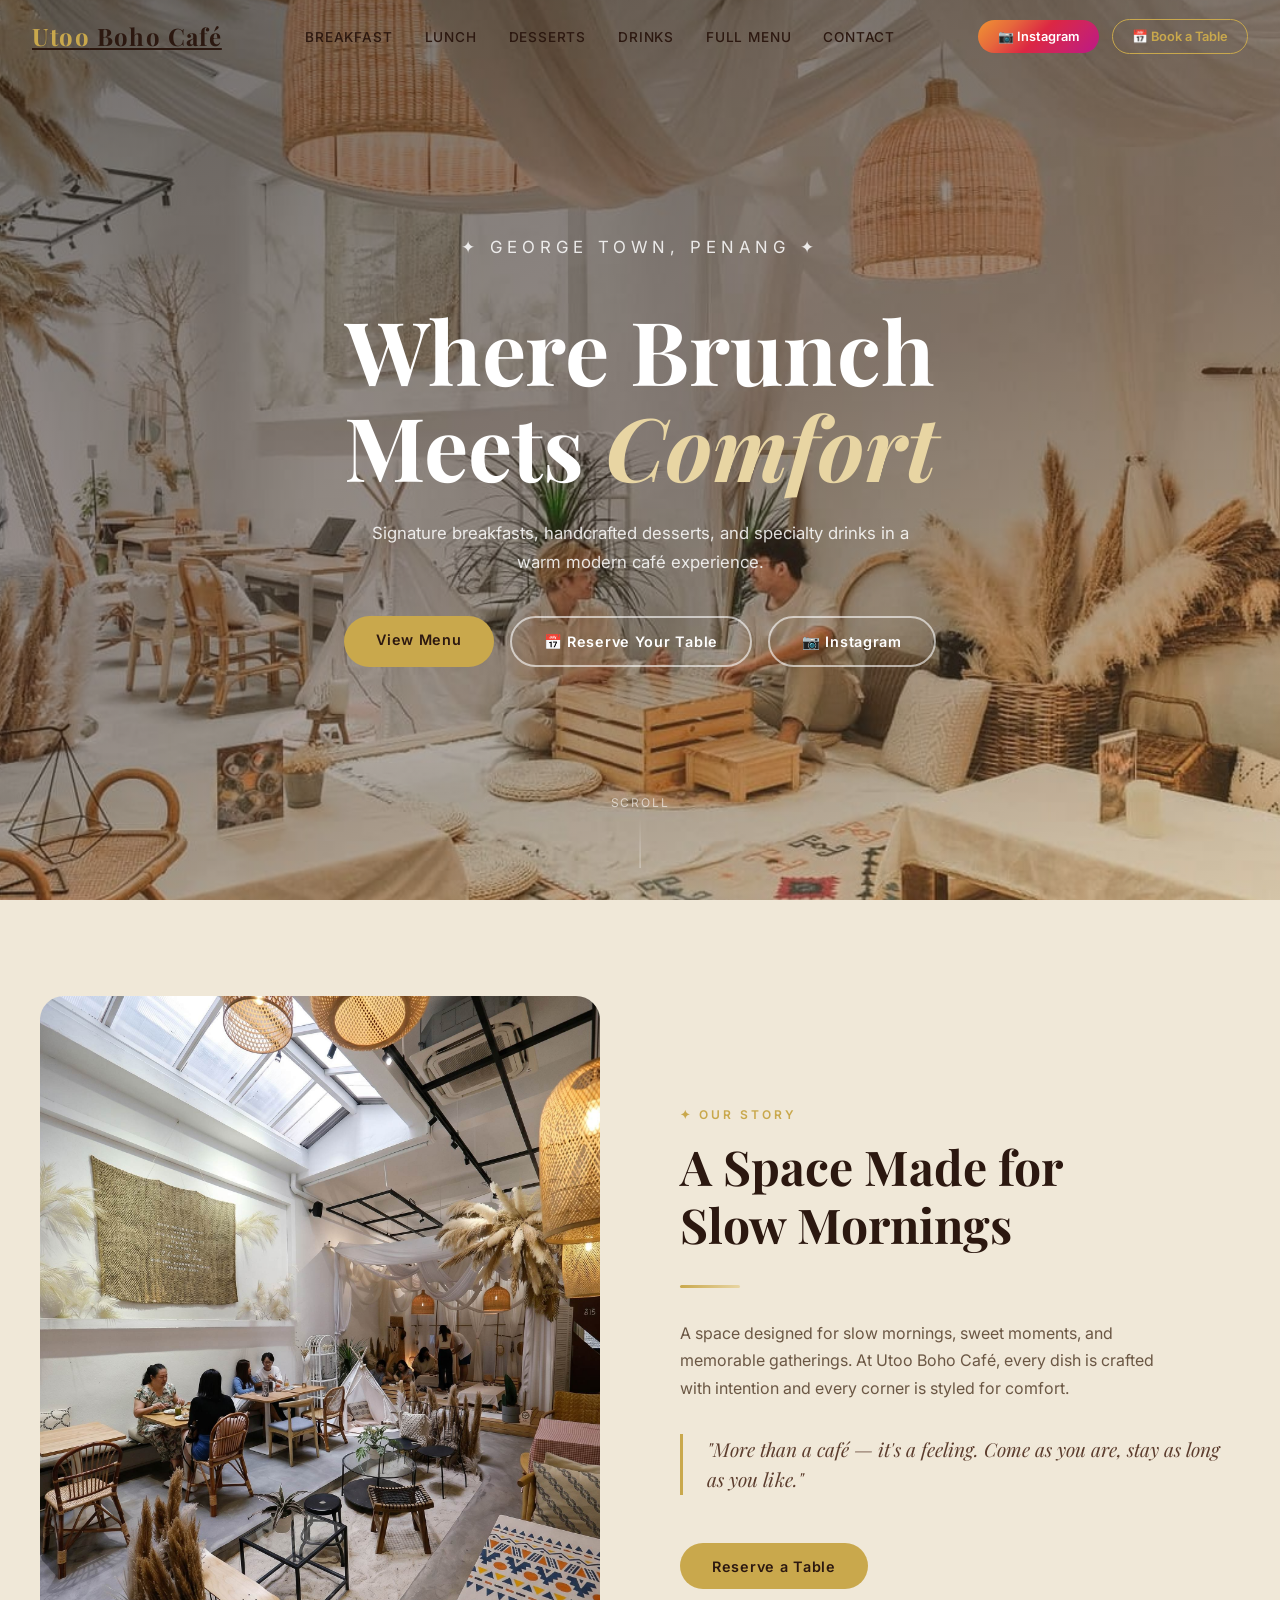
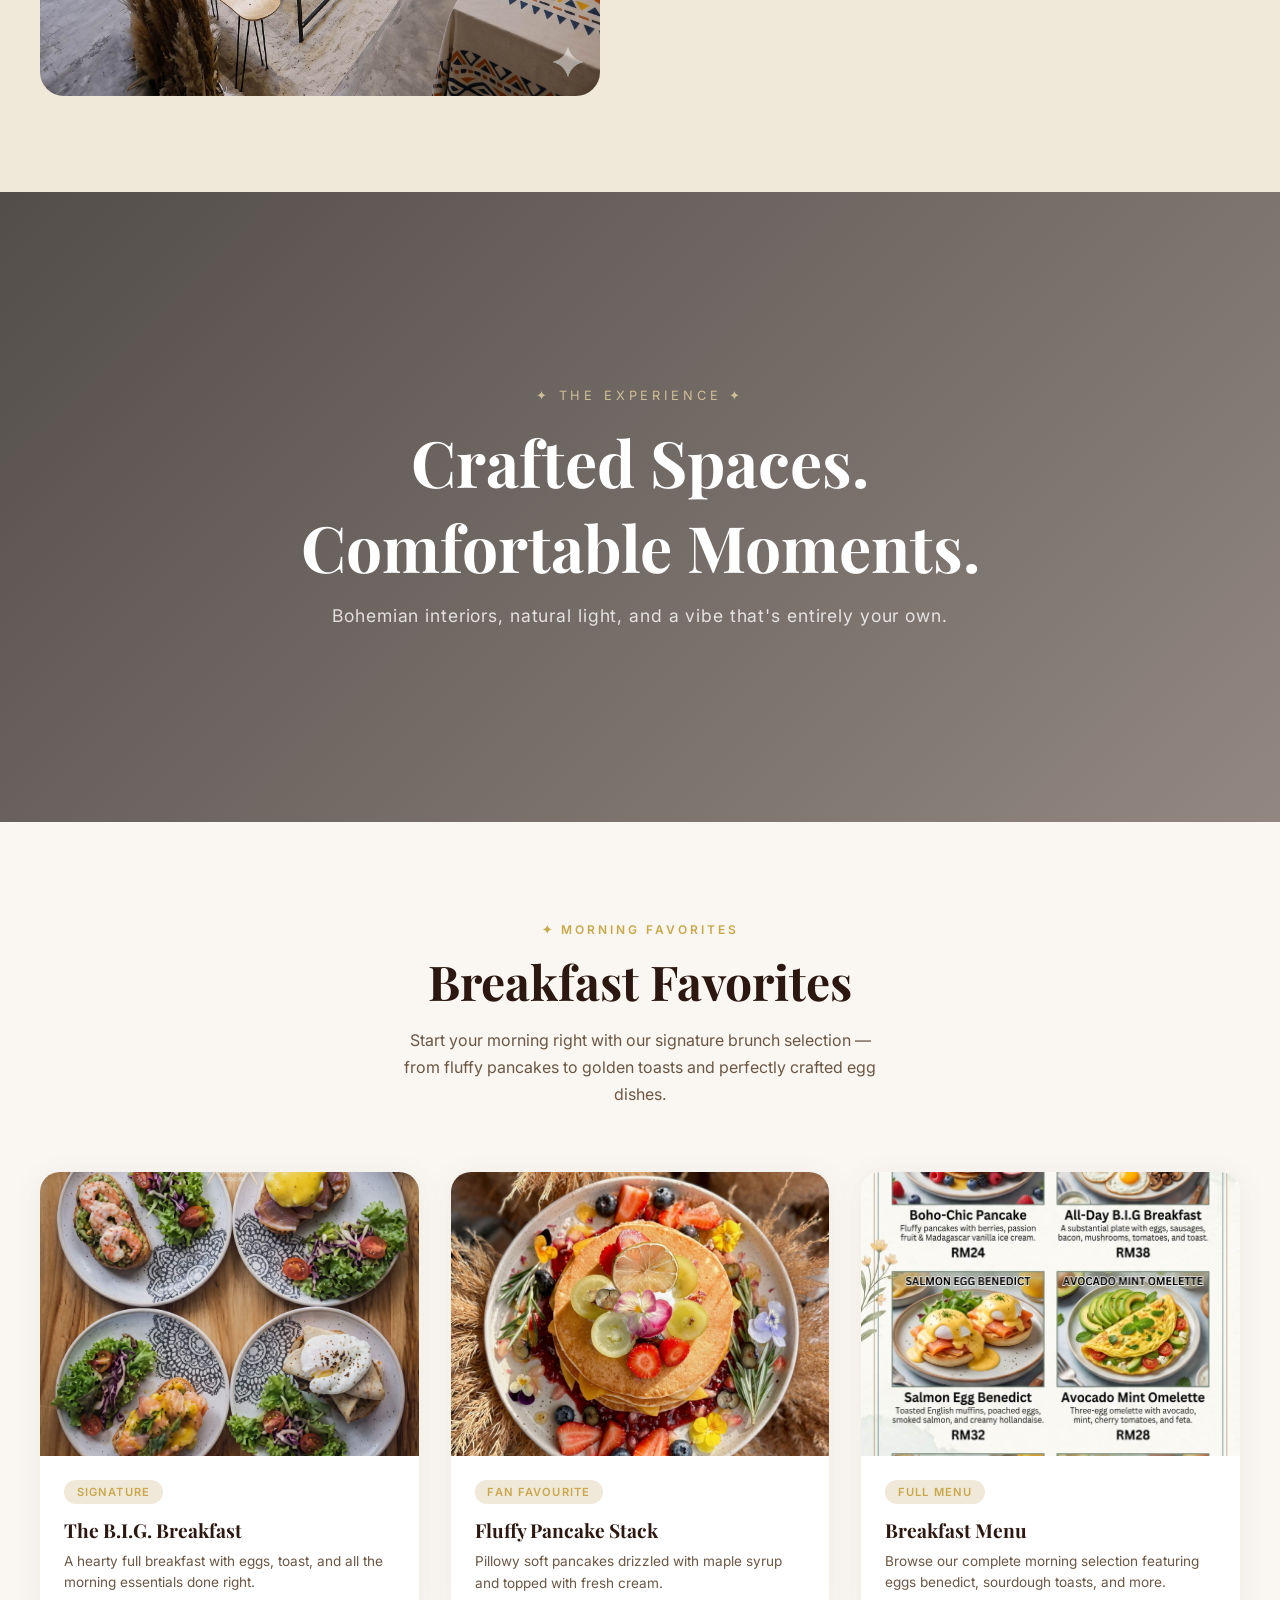
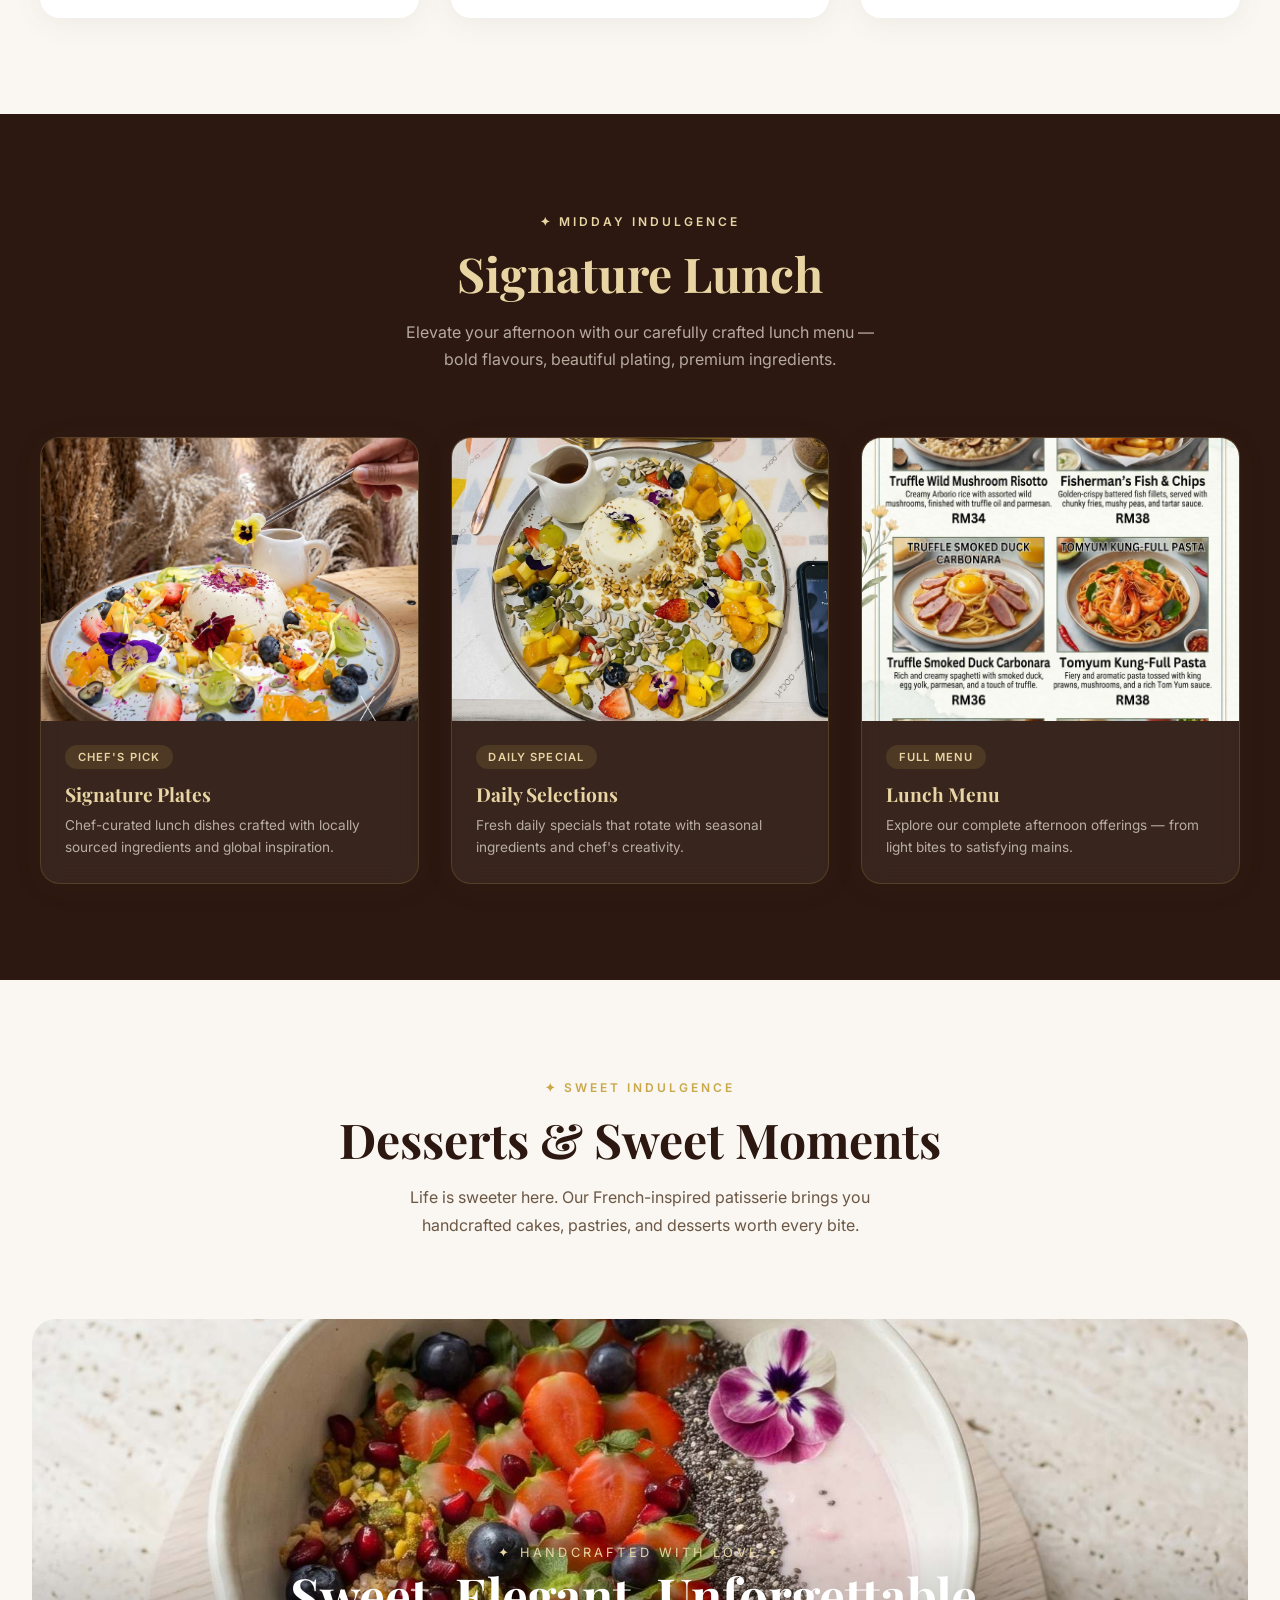
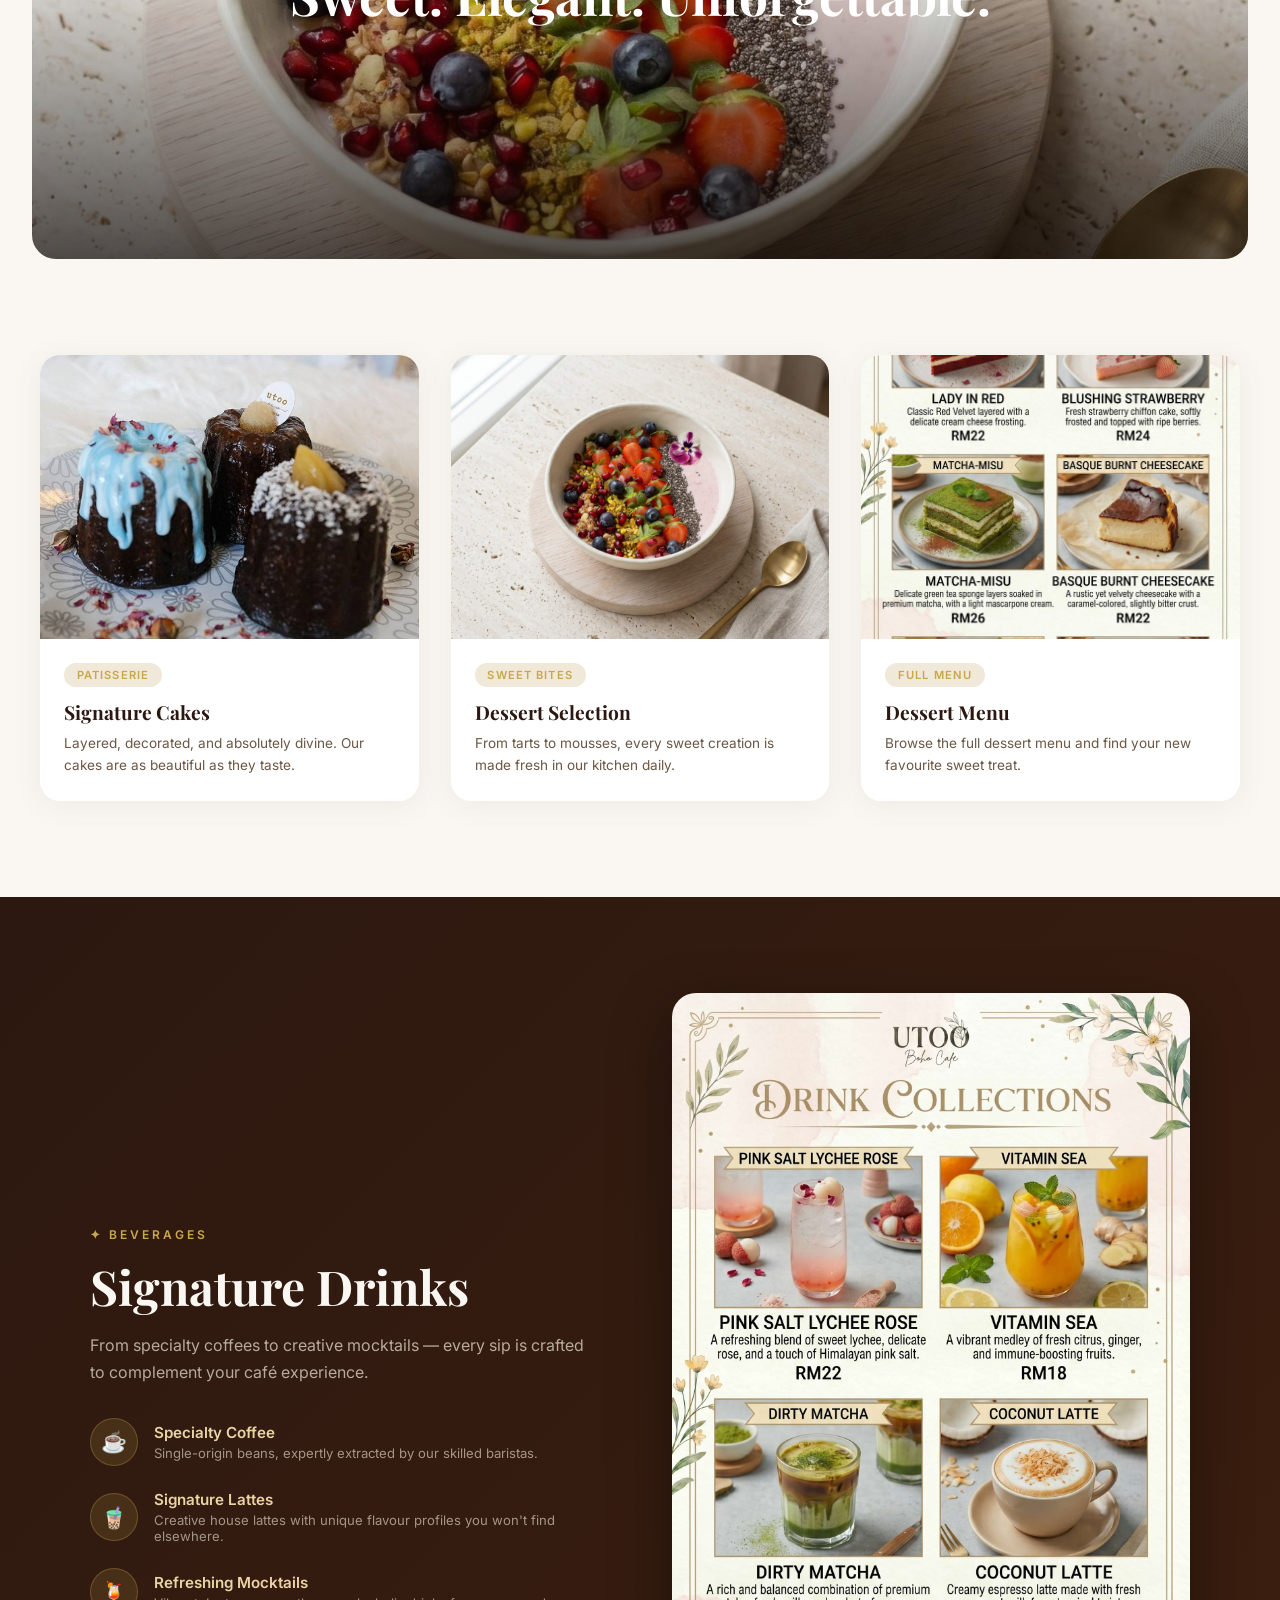
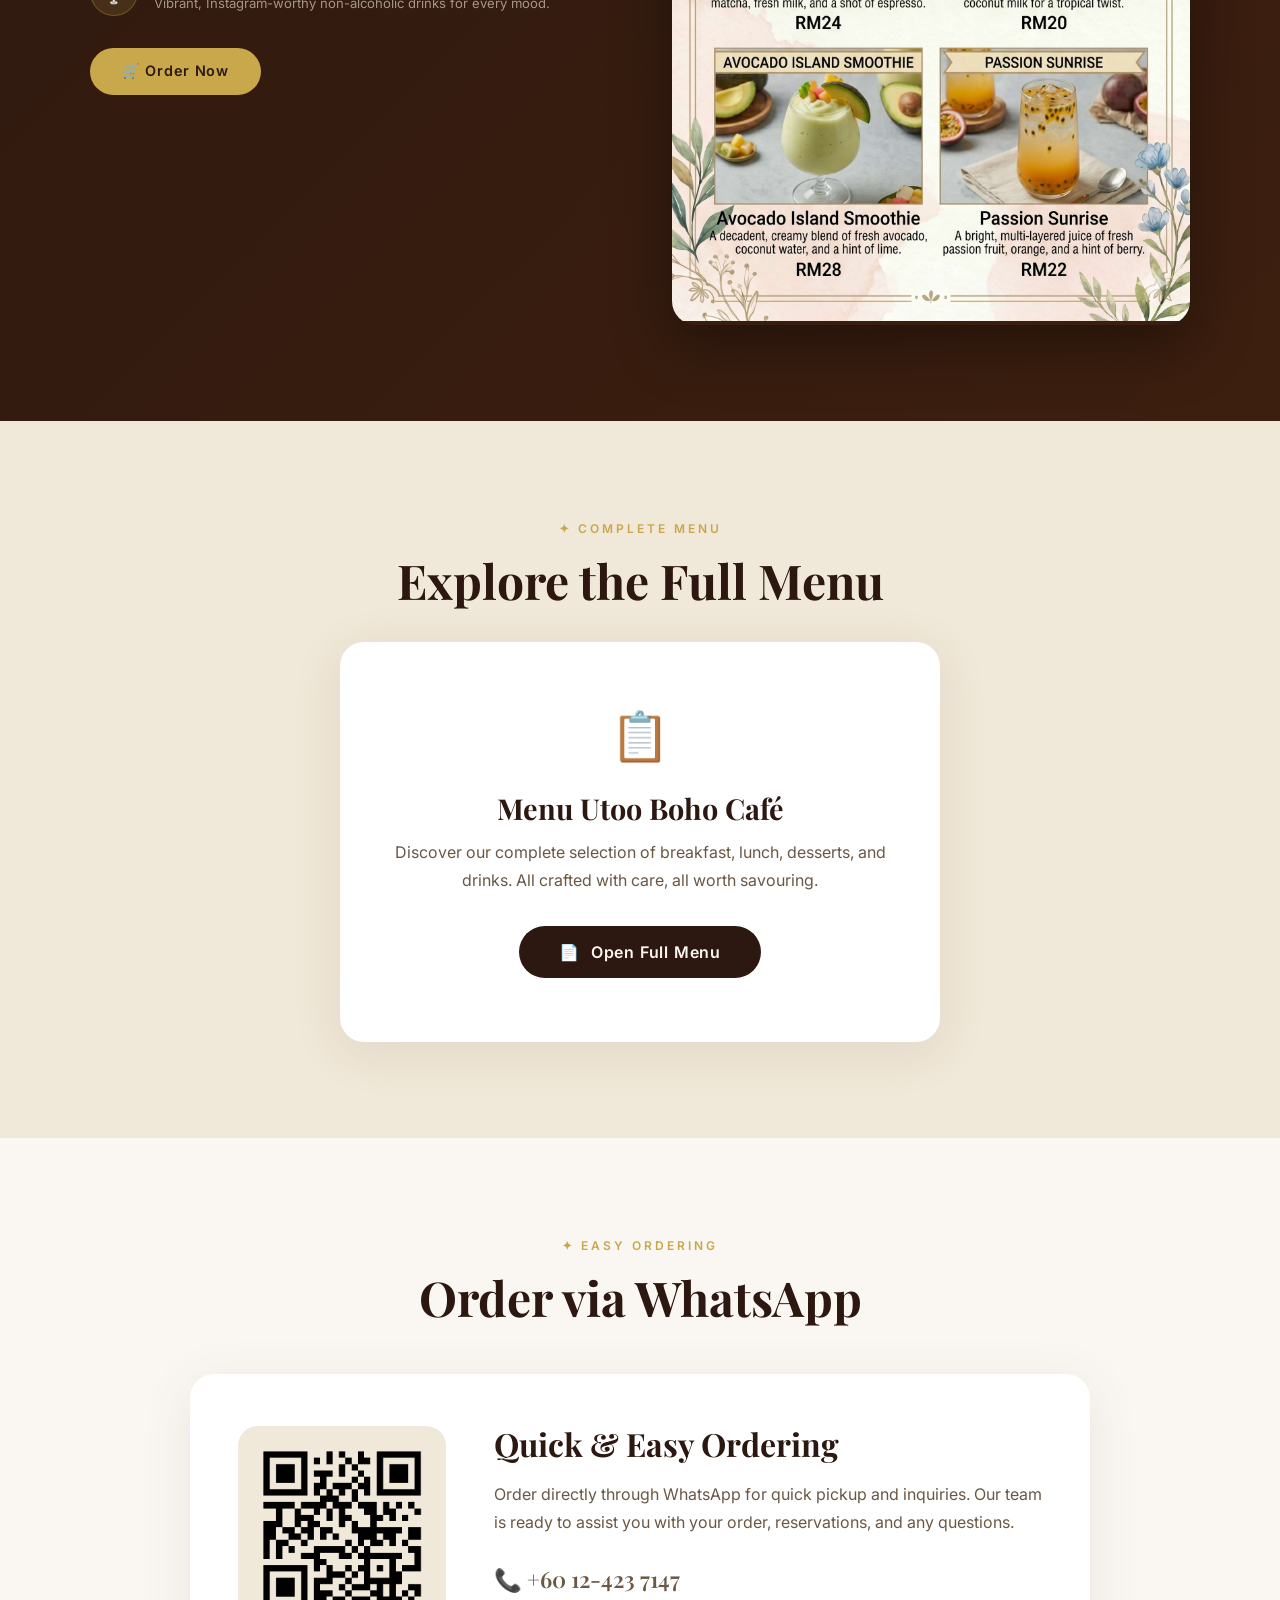
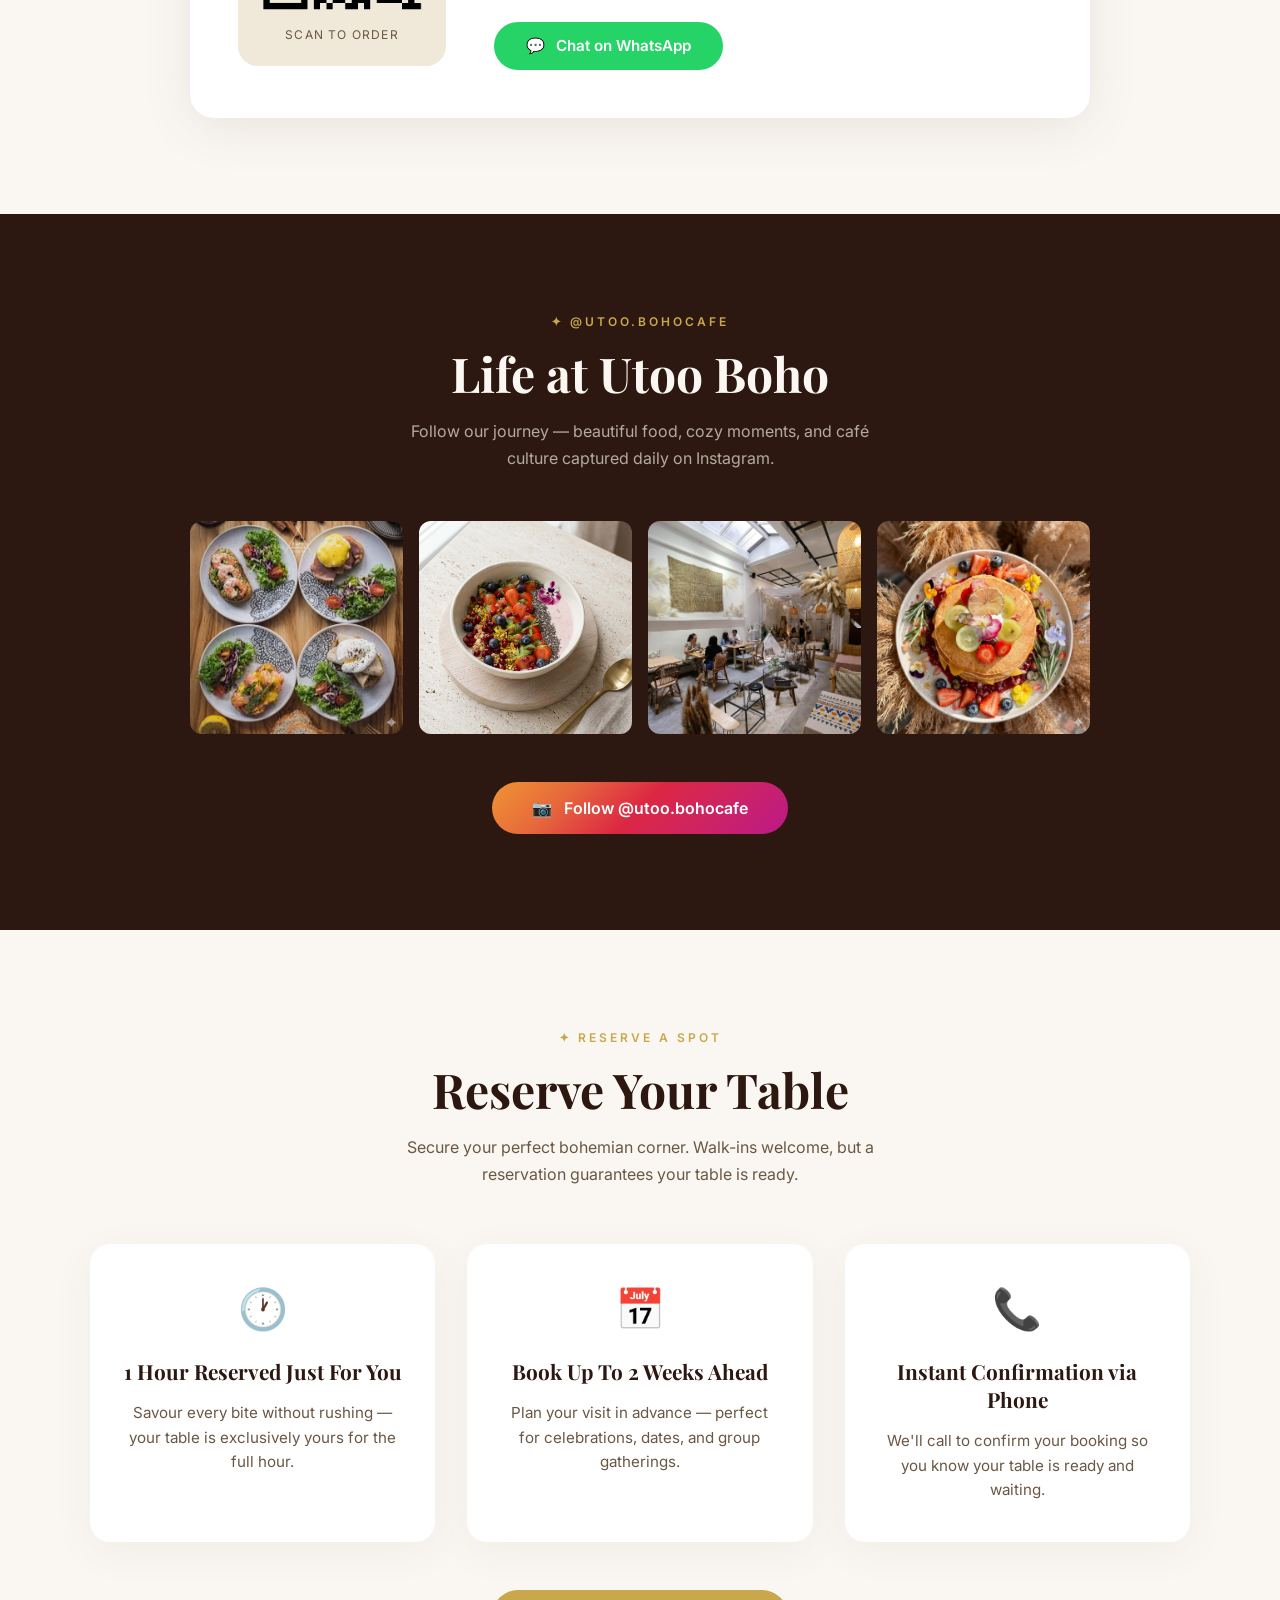
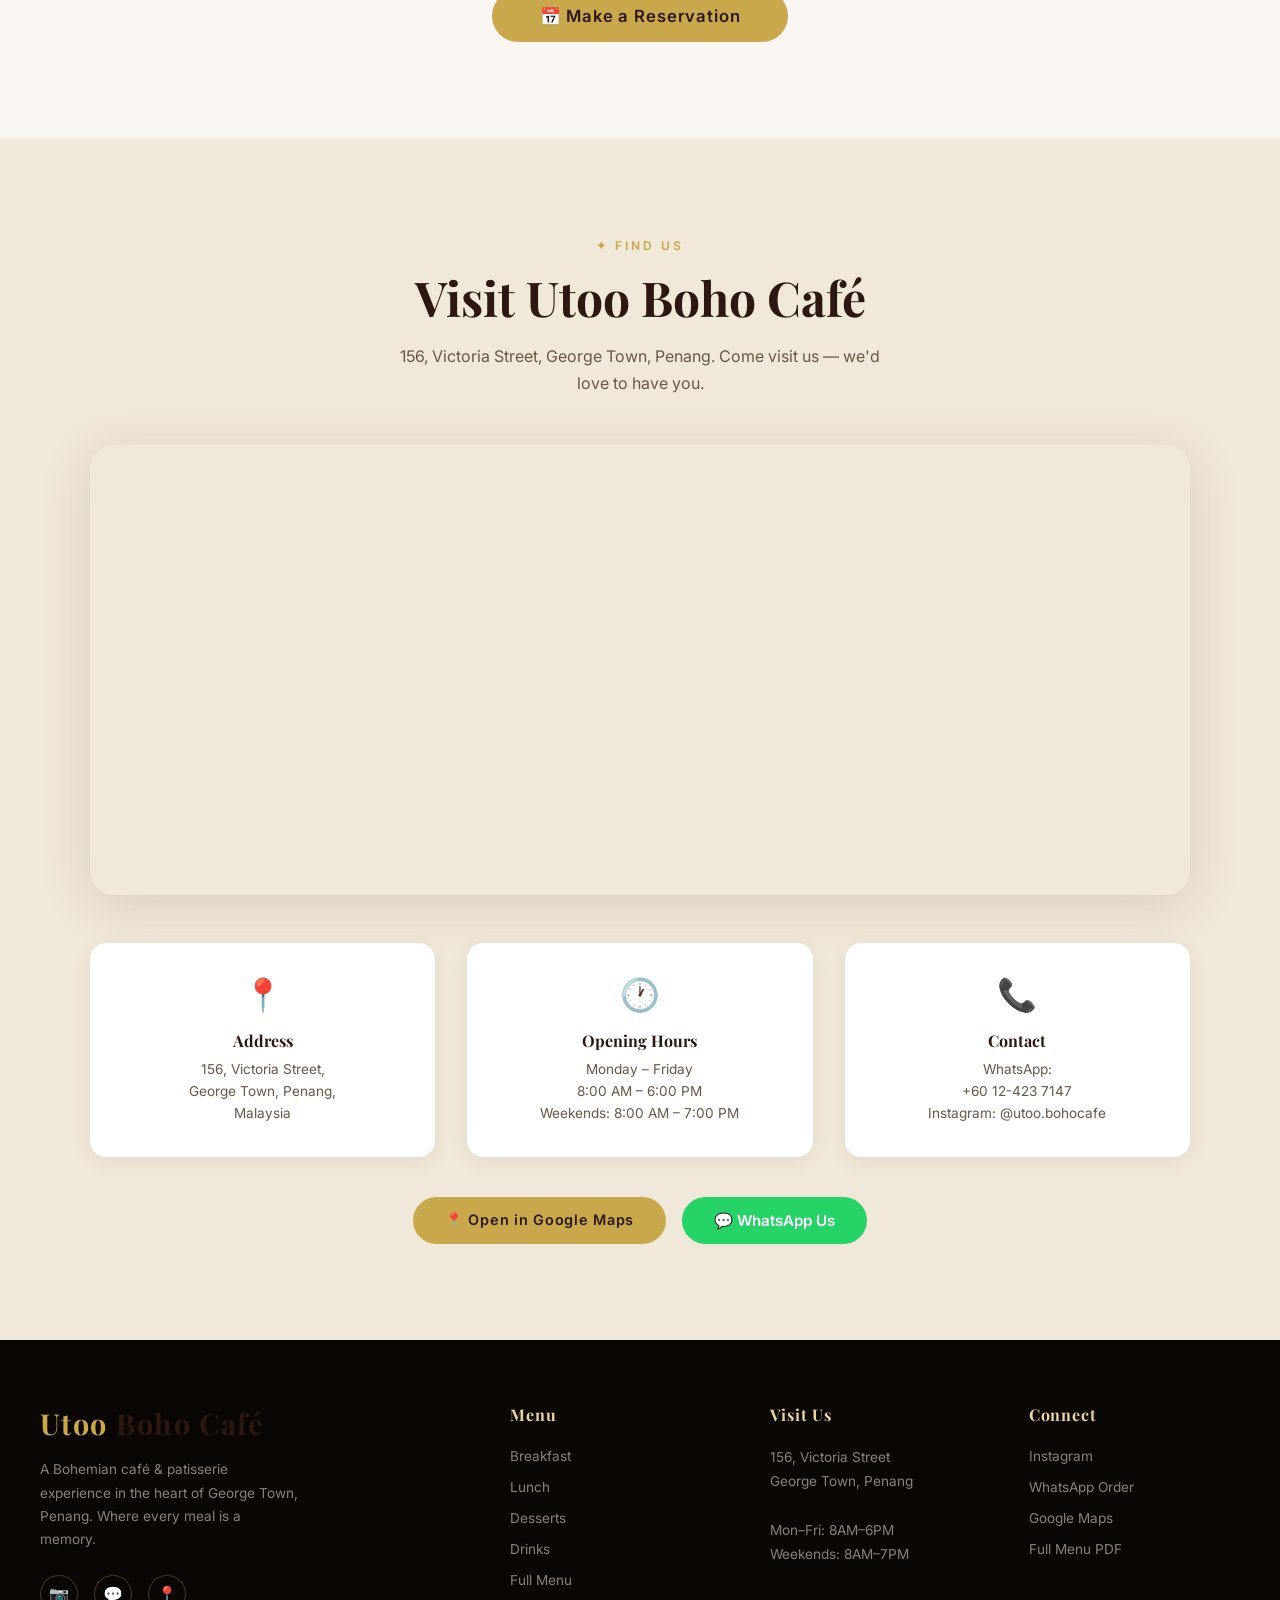
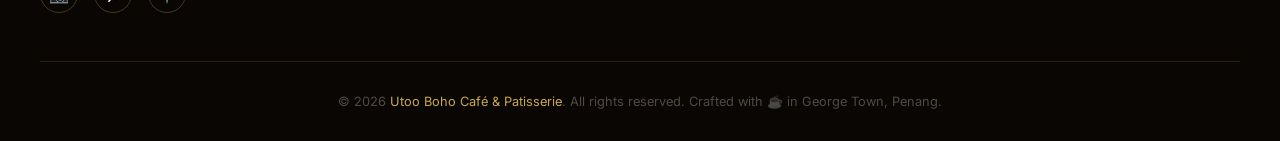
<file: index.html>
<!DOCTYPE html>
<html lang="en">
<head>
<meta charset="UTF-8"/>
<meta name="viewport" content="width=device-width,initial-scale=1.0"/>
<title>Utoo Boho Café & Patisserie | George Town, Penang</title>
<meta name="description" content="Utoo Boho Café – Signature breakfasts, handcrafted desserts, and specialty drinks in a warm modern café experience in George Town, Penang."/>
<link rel="stylesheet" href="style.css"/>
<link rel="preconnect" href="https://fonts.googleapis.com"/>
<link rel="preconnect" href="https://fonts.gstatic.com" crossorigin/>
</head>
<body>

<nav id="navbar">
  <a class="nav-logo" href="#home"><span>Utoo</span> Boho Café</a>
  <ul class="nav-links">
    <li><a href="#breakfast">Breakfast</a></li>
    <li><a href="#lunch">Lunch</a></li>
    <li><a href="#desserts">Desserts</a></li>
    <li><a href="#drinks">Drinks</a></li>
    <li><a href="#full-menu">Full Menu</a></li>
    <li><a href="#contact">Contact</a></li>
  </ul>
  <div class="nav-actions">
    <a href="https://www.instagram.com/utoo.bohocafe" target="_blank" class="btn-ig">📷 Instagram</a>
    <a href="book.html" class="btn-book">📅 Book a Table</a>
  </div>
  <button class="hamburger" id="hamburger" aria-label="Menu">
    <span></span><span></span><span></span>
  </button>
</nav>

<div class="mobile-menu" id="mobileMenu">
  <button class="mobile-close" id="mobileClose">✕</button>
  <a href="#breakfast" >Breakfast</a>
  <a href="#lunch">Lunch</a>
  <a href="#desserts">Desserts</a>
  <a href="#drinks">Drinks</a>
  <a href="#full-menu">Full Menu</a>
  <a href="#contact">Contact</a>
  <a href="https://www.instagram.com/utoo.bohocafe" target="_blank" style="color:var(--gold)">📷 Instagram</a>
  <a href="book.html" style="color:var(--gold)">📅 Book a Table</a>
</div>

<section class="hero" id="home">
  <div class="hero-bg" style="background-image:url('assets/hero-main.jpg')"></div>
  <div class="hero-overlay"></div>
  <div class="hero-content">
    <p class="hero-eyebrow">✦ George Town, Penang ✦</p>
    <h1>Where Brunch<br/>Meets <em>Comfort</em></h1>
    <p>Signature breakfasts, handcrafted desserts, and specialty drinks in a warm modern café experience.</p>
    <div class="hero-btns">
      <a href="#full-menu" class="btn-primary">View Menu</a>
      <a href="book.html" class="btn-outline">📅 Reserve Your Table</a>
      <a href="https://www.instagram.com/utoo.bohocafe" target="_blank" class="btn-outline">📷 Instagram</a>
    </div>
  </div>
  <div class="scroll-indicator">
    <span>SCROLL</span>
    <div class="scroll-line"></div>
  </div>
</section>

<section class="lifestyle" id="about">
  <div class="split-layout">
    <div class="split-img reveal" data-delay="1">
      <img src="assets/lifestyle.jpg" alt="Utoo Boho Café lifestyle" loading="lazy"/>
    </div>
    <div class="split-text reveal" data-delay="2">
      <span class="section-tag">✦ Our Story</span>
      <h2 class="section-title">A Space Made for<br/>Slow Mornings</h2>
      <div class="decorative-line"></div>
      <p class="section-sub">A space designed for slow mornings, sweet moments, and memorable gatherings. At Utoo Boho Café, every dish is crafted with intention and every corner is styled for comfort.</p>
      <blockquote class="quote-text">"More than a café — it's a feeling. Come as you are, stay as long as you like."</blockquote>
      <a href="https://wa.me/60124237147" target="_blank" class="btn-primary" style="margin-top:1rem;display:inline-block;">Reserve a Table</a>
    </div>
  </div>
</section>

<section class="interior" id="interior">
  <div class="interior-bg" style="background-image:url('assets/interior-wide.jpg')"></div>
  <div class="interior-overlay"></div>
  <div class="interior-content reveal">
    <p style="font-size:0.8rem;letter-spacing:0.3em;text-transform:uppercase;color:var(--gold-light);margin-bottom:1rem;">✦ The Experience ✦</p>
    <h2>Crafted Spaces.<br/>Comfortable Moments.</h2>
    <p>Bohemian interiors, natural light, and a vibe that's entirely your own.</p>
  </div>
</section>

<section id="breakfast" style="background:var(--cream);">
  <div class="menu-section">
    <div class="menu-header reveal">
      <span class="section-tag">✦ Morning Favorites</span>
      <h2 class="section-title">Breakfast Favorites</h2>
      <p class="section-sub">Start your morning right with our signature brunch selection — from fluffy pancakes to golden toasts and perfectly crafted egg dishes.</p>
    </div>
    <div class="cards-grid">
      <div class="food-card reveal" data-delay="1">
        <div class="food-card-img"><img src="assets/breakfast.jpg" alt="Breakfast spread" loading="lazy"/></div>
        <div class="food-card-body">
          <span class="card-tag">Signature</span>
          <h3>The B.I.G. Breakfast</h3>
          <p>A hearty full breakfast with eggs, toast, and all the morning essentials done right.</p>
        </div>
      </div>
      <div class="food-card reveal" data-delay="2">
        <div class="food-card-img"><img src="assets/pancake.jpg" alt="Pancake stack" loading="lazy"/></div>
        <div class="food-card-body">
          <span class="card-tag">Fan Favourite</span>
          <h3>Fluffy Pancake Stack</h3>
          <p>Pillowy soft pancakes drizzled with maple syrup and topped with fresh cream.</p>
        </div>
      </div>
      <div class="food-card reveal" data-delay="3">
        <div class="food-card-img"><img src="assets/Breakfast-menu.jpg" alt="Breakfast menu" loading="lazy"/></div>
        <div class="food-card-body">
          <span class="card-tag">Full Menu</span>
          <h3>Breakfast Menu</h3>
          <p>Browse our complete morning selection featuring eggs benedict, sourdough toasts, and more.</p>
        </div>
      </div>
    </div>
  </div>
</section>

<section id="lunch" class="lunch-section">
  <div class="menu-section">
    <div class="menu-header reveal">
      <span class="section-tag">✦ Midday Indulgence</span>
      <h2 class="section-title">Signature Lunch</h2>
      <p class="section-sub">Elevate your afternoon with our carefully crafted lunch menu — bold flavours, beautiful plating, premium ingredients.</p>
    </div>
    <div class="cards-grid">
      <div class="food-card reveal" data-delay="1">
        <div class="food-card-img"><img src="assets/lunch-signature.jpg" alt="Signature lunch" loading="lazy"/></div>
        <div class="food-card-body">
          <span class="card-tag">Chef's Pick</span>
          <h3>Signature Plates</h3>
          <p>Chef-curated lunch dishes crafted with locally sourced ingredients and global inspiration.</p>
        </div>
      </div>
      <div class="food-card reveal" data-delay="2">
        <div class="food-card-img"><img src="assets/lunch-3.jpg" alt="Lunch selection" loading="lazy"/></div>
        <div class="food-card-body">
          <span class="card-tag">Daily Special</span>
          <h3>Daily Selections</h3>
          <p>Fresh daily specials that rotate with seasonal ingredients and chef's creativity.</p>
        </div>
      </div>
      <div class="food-card reveal" data-delay="3">
        <div class="food-card-img"><img src="assets/Lunch-menu.jpg" alt="Lunch menu" loading="lazy"/></div>
        <div class="food-card-body">
          <span class="card-tag">Full Menu</span>
          <h3>Lunch Menu</h3>
          <p>Explore our complete afternoon offerings — from light bites to satisfying mains.</p>
        </div>
      </div>
    </div>
  </div>
</section>

<section id="desserts" style="background:var(--cream);padding-bottom:2rem;">
  <div class="menu-header reveal" style="text-align:center;margin-bottom:3rem;padding:0 2rem;">
    <span class="section-tag">✦ Sweet Indulgence</span>
    <h2 class="section-title">Desserts & Sweet Moments</h2>
    <p class="section-sub" style="margin:0 auto;">Life is sweeter here. Our French-inspired patisserie brings you handcrafted cakes, pastries, and desserts worth every bite.</p>
  </div>
</section>
<div class="dessert-hero reveal">
  <img src="assets/dessert-hero.jpg" alt="Dessert hero" loading="lazy"/>
  <div class="dessert-hero-overlay"></div>
  <div class="dessert-hero-text">
    <span style="font-size:0.8rem;letter-spacing:0.25em;text-transform:uppercase;color:var(--gold-light);">✦ Handcrafted with Love ✦</span>
    <h2>Sweet. Elegant. Unforgettable.</h2>
  </div>
</div>
<section style="background:var(--cream);padding-top:2rem;">
  <div class="menu-section">
    <div class="cards-grid">
      <div class="food-card reveal" data-delay="1">
        <div class="food-card-img"><img src="assets/cake.jpg" alt="Signature cake" loading="lazy"/></div>
        <div class="food-card-body">
          <span class="card-tag">Patisserie</span>
          <h3>Signature Cakes</h3>
          <p>Layered, decorated, and absolutely divine. Our cakes are as beautiful as they taste.</p>
        </div>
      </div>
      <div class="food-card reveal" data-delay="2">
        <div class="food-card-img"><img src="assets/dessert.jpg" alt="Dessert selection" loading="lazy"/></div>
        <div class="food-card-body">
          <span class="card-tag">Sweet Bites</span>
          <h3>Dessert Selection</h3>
          <p>From tarts to mousses, every sweet creation is made fresh in our kitchen daily.</p>
        </div>
      </div>
      <div class="food-card reveal" data-delay="3">
        <div class="food-card-img"><img src="assets/dessert-menu.jpg" alt="Dessert menu" loading="lazy"/></div>
        <div class="food-card-body">
          <span class="card-tag">Full Menu</span>
          <h3>Dessert Menu</h3>
          <p>Browse the full dessert menu and find your new favourite sweet treat.</p>
        </div>
      </div>
    </div>
  </div>
</section>

<section id="drinks" class="drinks-section">
  <div class="drink-showcase">
    <div>
      <div class="reveal">
        <span class="section-tag">✦ Beverages</span>
        <h2 class="section-title">Signature Drinks</h2>
        <p class="section-sub">From specialty coffees to creative mocktails — every sip is crafted to complement your café experience.</p>
      </div>
      <div class="drink-features reveal" data-delay="2">
        <div class="drink-feature">
          <div class="drink-icon">☕</div>
          <div class="drink-feature-text">
            <h4>Specialty Coffee</h4>
            <p>Single-origin beans, expertly extracted by our skilled baristas.</p>
          </div>
        </div>
        <div class="drink-feature">
          <div class="drink-icon">🧋</div>
          <div class="drink-feature-text">
            <h4>Signature Lattes</h4>
            <p>Creative house lattes with unique flavour profiles you won't find elsewhere.</p>
          </div>
        </div>
        <div class="drink-feature">
          <div class="drink-icon">🍹</div>
          <div class="drink-feature-text">
            <h4>Refreshing Mocktails</h4>
            <p>Vibrant, Instagram-worthy non-alcoholic drinks for every mood.</p>
          </div>
        </div>
      </div>
      <a href="order.html" class="btn-primary" style="margin-top:2rem;display:inline-block;">🛒 Order Now</a>
    </div>
    <div class="drink-img reveal" data-delay="1">
      <img src="assets/drink-menu.jpg" alt="Signature drinks menu" loading="lazy"/>
    </div>
  </div>
</section>

<section id="full-menu" class="full-menu-section">
  <div class="reveal">
    <span class="section-tag">✦ Complete Menu</span>
    <h2 class="section-title" style="margin-bottom:2rem;">Explore the Full Menu</h2>
  </div>
  <div class="menu-cta-card reveal" data-delay="1">
    <div class="menu-icon">📋</div>
    <h3 style="font-family:'Playfair Display',serif;font-size:1.8rem;color:var(--espresso);margin-bottom:0.8rem;">Menu Utoo Boho Café</h3>
    <p style="color:var(--text-soft);line-height:1.7;">Discover our complete selection of breakfast, lunch, desserts, and drinks. All crafted with care, all worth savouring.</p>
    <a href="https://drive.google.com/file/d/1FWgcLbtzYlQyaDVi7L0eJkvdcGQppLCV/view?usp=drivesdk" target="_blank" class="btn-menu">
      <span>📄</span> Open Full Menu
    </a>
  </div>
</section>

<section class="wa-section" id="order">
  <div class="menu-header reveal" style="text-align:center;margin-bottom:3rem;">
    <span class="section-tag">✦ Easy Ordering</span>
    <h2 class="section-title">Order via WhatsApp</h2>
  </div>
  <div class="wa-card reveal" data-delay="1">
    <div class="qr-container">
      <img src="assets/qr-wapp.png" alt="WhatsApp QR Code"/>
      <p class="qr-label">Scan to Order</p>
    </div>
    <div class="wa-content">
      <h2>Quick & Easy Ordering</h2>
      <p>Order directly through WhatsApp for quick pickup and inquiries. Our team is ready to assist you with your order, reservations, and any questions.</p>
      <p class="wa-number">📞 +60 12-423 7147</p>
      <a href="https://wa.me/60124237147" target="_blank" class="btn-whatsapp">
        <span>💬</span> Chat on WhatsApp
      </a>
    </div>
  </div>
</section>

<section class="ig-section" id="instagram">
  <div class="reveal">
    <span class="section-tag">✦ @utoo.bohocafe</span>
    <h2 class="section-title">Life at Utoo Boho</h2>
    <p class="section-sub">Follow our journey — beautiful food, cozy moments, and café culture captured daily on Instagram.</p>
  </div>
  <div class="ig-grid reveal" data-delay="1">
    <div class="ig-item"><img src="assets/breakfast.jpg" alt="Breakfast"/><div class="ig-overlay">📷</div></div>
    <div class="ig-item"><img src="assets/dessert-hero.jpg" alt="Dessert"/><div class="ig-overlay">📷</div></div>
    <div class="ig-item"><img src="assets/lifestyle.jpg" alt="Lifestyle"/><div class="ig-overlay">📷</div></div>
    <div class="ig-item"><img src="assets/pancake.jpg" alt="Pancake"/><div class="ig-overlay">📷</div></div>
  </div>
  <a href="https://www.instagram.com/utoo.bohocafe" target="_blank" class="btn-ig-follow reveal" data-delay="2">
    <span>📷</span> Follow @utoo.bohocafe
  </a>
</section>

<section class="reservation-section" id="reservation">
  <div style="text-align:center;max-width:1100px;margin:0 auto;">
    <div class="reveal">
      <span class="section-tag">✦ Reserve a Spot</span>
      <h2 class="section-title">Reserve Your Table</h2>
      <p class="section-sub" style="margin:0 auto 3.5rem;">Secure your perfect bohemian corner. Walk-ins welcome, but a reservation guarantees your table is ready.</p>
    </div>
    <div class="res-cards reveal" data-delay="1">
      <div class="res-card"><div class="res-icon">🕐</div><h4>1 Hour Reserved Just For You</h4><p>Savour every bite without rushing — your table is exclusively yours for the full hour.</p></div>
      <div class="res-card"><div class="res-icon">📅</div><h4>Book Up To 2 Weeks Ahead</h4><p>Plan your visit in advance — perfect for celebrations, dates, and group gatherings.</p></div>
      <div class="res-card"><div class="res-icon">📞</div><h4>Instant Confirmation via Phone</h4><p>We'll call to confirm your booking so you know your table is ready and waiting.</p></div>
    </div>
    <a href="book.html" class="btn-primary reveal" data-delay="2" style="margin-top:3rem;display:inline-block;font-size:1.05rem;padding:1rem 3rem;">📅 Make a Reservation</a>
  </div>
</section>

<section class="map-section" id="contact">
  <div class="map-container">
    <div class="map-header reveal">
      <span class="section-tag">✦ Find Us</span>
      <h2 class="section-title">Visit Utoo Boho Café</h2>
      <p class="section-sub" style="margin:0 auto;">156, Victoria Street, George Town, Penang. Come visit us — we'd love to have you.</p>
    </div>
    <div class="map-frame reveal" data-delay="1">
      <iframe src="https://maps.google.com/maps?q=156+Victoria+Street+George+Town+Penang&t=&z=16&ie=UTF8&iwloc=&output=embed" width="100%" height="450" style="border:0; border-radius: 12px;" allowfullscreen loading="lazy" title="Utoo Boho Café Location"></iframe>
    </div>
    <div class="map-info reveal" data-delay="2">
      <div class="map-info-card">
        <div class="map-info-icon">📍</div>
        <h4>Address</h4>
        <p>156, Victoria Street,<br/>George Town, Penang,<br/>Malaysia</p>
      </div>
      <div class="map-info-card">
        <div class="map-info-icon">🕐</div>
        <h4>Opening Hours</h4>
        <p>Monday – Friday<br/>8:00 AM – 6:00 PM<br/>Weekends: 8:00 AM – 7:00 PM</p>
      </div>
      <div class="map-info-card">
        <div class="map-info-icon">📞</div>
        <h4>Contact</h4>
        <p>WhatsApp:<br/>+60 12-423 7147<br/>Instagram: @utoo.bohocafe</p>
      </div>
    </div>
    <div class="map-btns reveal" data-delay="3">
      <a href="https://maps.google.com/maps?q=156+Victoria+Street+George+Town+Penang" target="_blank" class="btn-primary">📍 Open in Google Maps</a>
      <a href="https://wa.me/60124237147" target="_blank" class="btn-whatsapp">💬 WhatsApp Us</a>
    </div>
  </div>
</section>

<footer>
  <div class="footer-grid">
    <div class="footer-brand">
      <span class="nav-logo"><span>Utoo</span> Boho Café</span>
      <p>A Bohemian café & patisserie experience in the heart of George Town, Penang. Where every meal is a memory.</p>
      <div class="footer-social">
        <a href="https://www.instagram.com/utoo.bohocafe" target="_blank" class="social-icon" aria-label="Instagram">📷</a>
        <a href="https://wa.me/60124237147" target="_blank" class="social-icon" aria-label="WhatsApp">💬</a>
        <a href="https://maps.google.com/maps?q=156+Victoria+Street+George+Town+Penang" target="_blank" class="social-icon" aria-label="Maps">📍</a>
      </div>
    </div>
    <div class="footer-col">
      <h4>Menu</h4>
      <ul>
        <li><a href="#breakfast">Breakfast</a></li>
        <li><a href="#lunch">Lunch</a></li>
        <li><a href="#desserts">Desserts</a></li>
        <li><a href="#drinks">Drinks</a></li>
        <li><a href="#full-menu">Full Menu</a></li>
      </ul>
    </div>
    <div class="footer-col">
      <h4>Visit Us</h4>
      <p>156, Victoria Street<br/>George Town, Penang<br/><br/>Mon–Fri: 8AM–6PM<br/>Weekends: 8AM–7PM</p>
    </div>
    <div class="footer-col">
      <h4>Connect</h4>
      <ul>
        <li><a href="https://www.instagram.com/utoo.bohocafe" target="_blank">Instagram</a></li>
        <li><a href="https://wa.me/60124237147" target="_blank">WhatsApp Order</a></li>
        <li><a href="https://maps.google.com/maps?q=156+Victoria+Street+George+Town+Penang" target="_blank">Google Maps</a></li>
        <li><a href="https://drive.google.com/file/d/1FWgcLbtzYlQyaDVi7L0eJkvdcGQppLCV/view?usp=drivesdk" target="_blank">Full Menu PDF</a></li>
      </ul>
    </div>
  </div>
  <div class="footer-bottom">
    <p>© 2026 <span>Utoo Boho Café & Patisserie</span>. All rights reserved. Crafted with ☕ in George Town, Penang.</p>
  </div>
</footer>

<script src="script.js"></script>

<div id="announceBanner" style="display:none;position:fixed;top:0;left:0;right:0;z-index:1100;background:linear-gradient(135deg,#b5602a,#d4845a);color:#fff;padding:10px 50px 10px 20px;font-size:0.9rem;text-align:center;box-shadow:0 2px 15px rgba(0,0,0,0.2);">
  <span id="announceText"></span>
  <button onclick="this.parentElement.style.display='none';sessionStorage.setItem('ub_ann_closed','1')" style="position:absolute;right:15px;top:50%;transform:translateY(-50%);background:none;border:none;color:#fff;font-size:1.3rem;cursor:pointer;">✕</button>
</div>
<script>
(function(){
  if(sessionStorage.getItem('ub_ann_closed'))return;
  // Ensure this URL matches your deployed Apps Script URL
  var scriptUrl = 'https://script.google.com/macros/s/AKfycbwA9GVUDh7cbt1lVogPSB-Uzu86Nl0EZfRSo-ImcdMxriAj-JO5DBArqYm7qTDZ0HQ/exec';
  fetch(scriptUrl + '?action=settings')
    .then(r=>r.json()).then(d=>{
      var a=d&&d.announcement;
      if(a&&a.trim()){
        document.getElementById('announceText').textContent=a;
        document.getElementById('announceBanner').style.display='block';
        document.getElementById('navbar').style.top='42px';
      }
    }).catch(function(){});
})();
</script>
</body>
</html>
</file>
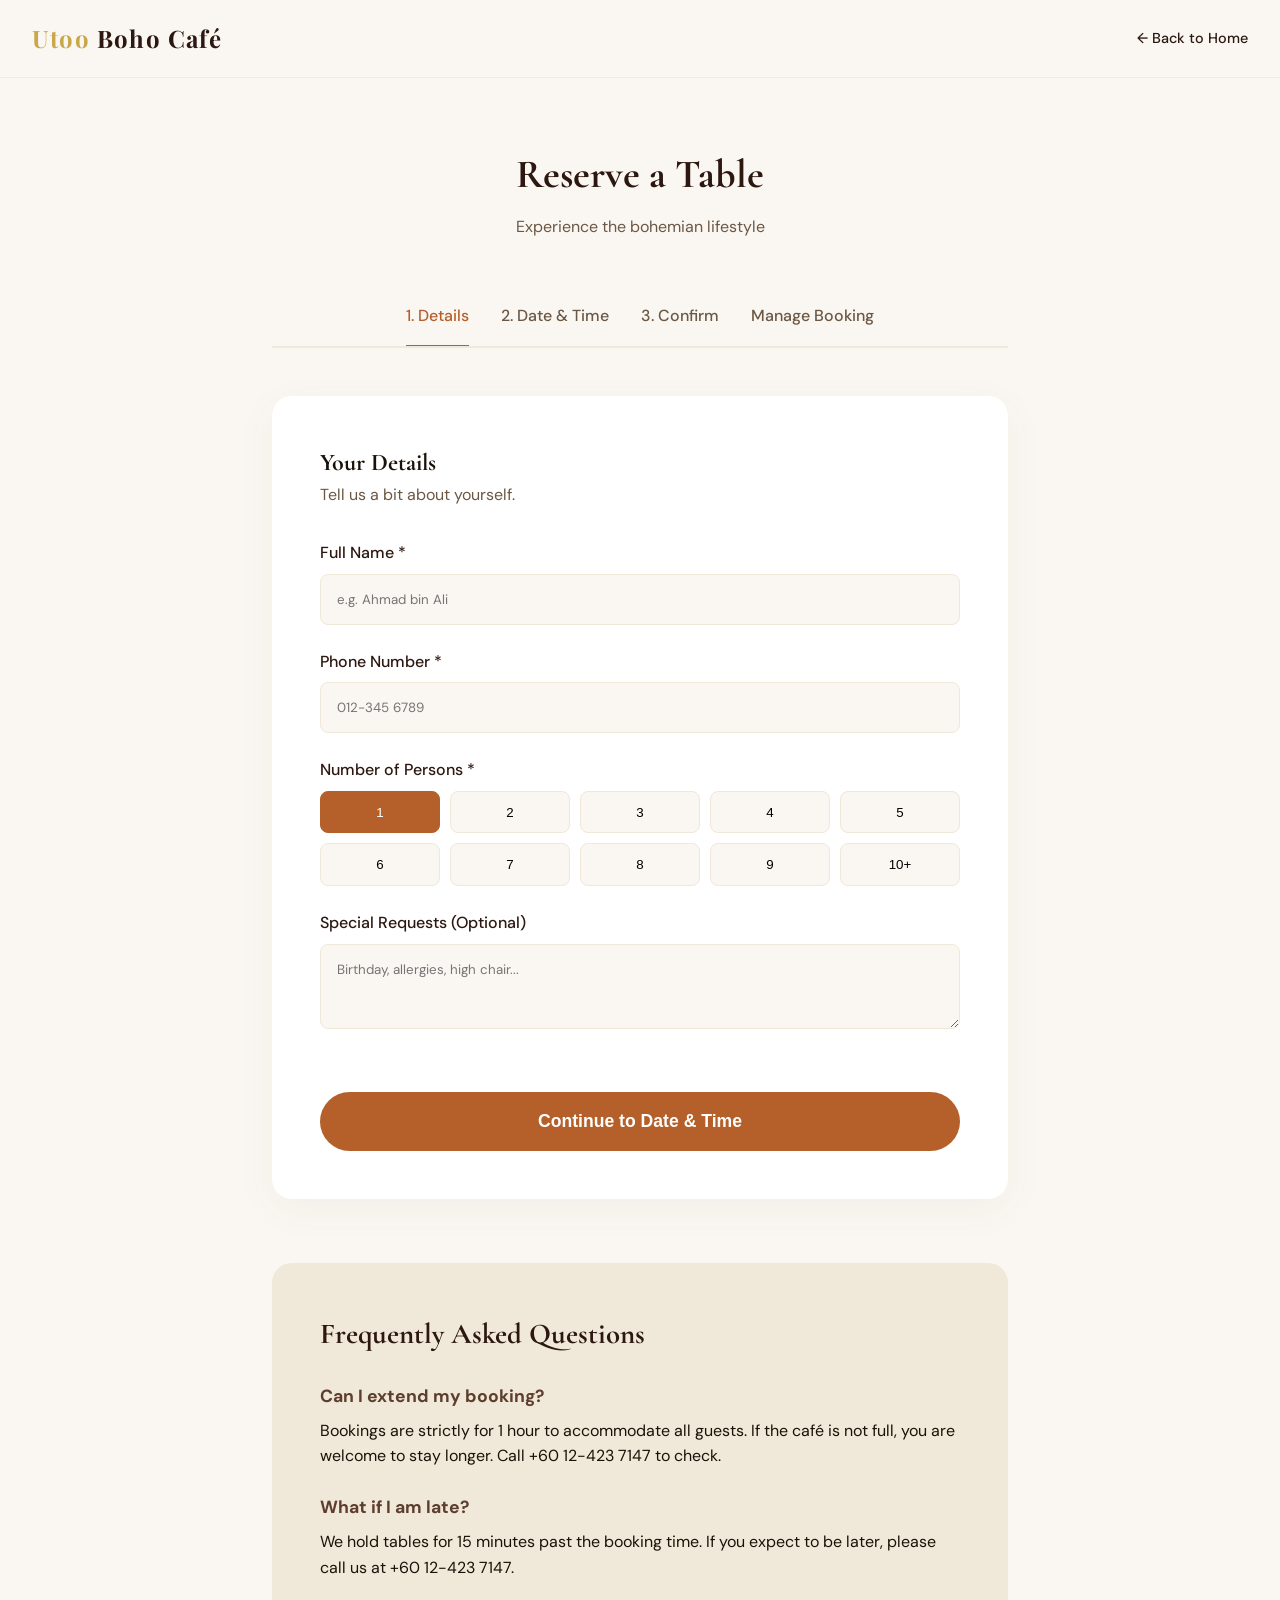
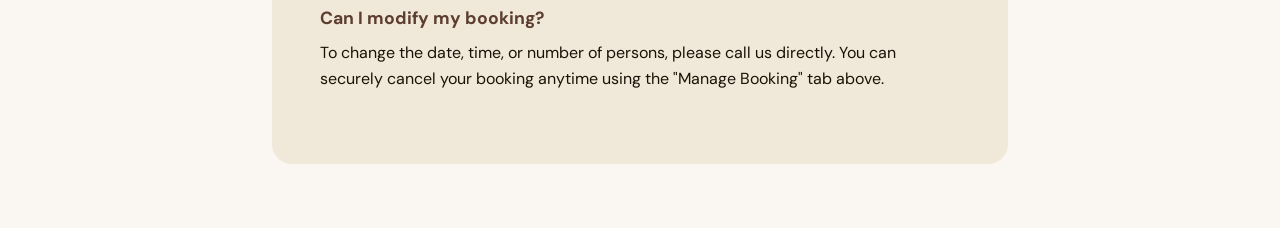
<file: book.html>
<!DOCTYPE html>
<html lang="en">
<head>
  <meta charset="UTF-8">
  <title>Book a Table - Utoo Boho Café</title>
  <meta name="viewport" content="width=device-width, initial-scale=1.0">
  <link href="https://fonts.googleapis.com/css2?family=Cormorant+Garamond:wght@400;600;700&family=DM+Sans:wght@400;500&family=Playfair+Display:ital,wght@0,600;1,400&display=swap" rel="stylesheet">
  <style>
    :root{ --cream:#FAF7F2; --beige:#F0E8D8; --brown:#5C3D2E; --espresso:#2C1810; --gold:#C9A84C; --text:#1A1208; --text-soft:#6B5744; --white:#FFFFFF; --terracotta:#b5602a; }
    *{margin:0;padding:0;box-sizing:border-box;}
    body{font-family:'DM Sans',sans-serif;background:var(--cream);color:var(--text);line-height:1.6;}
    h1,h2,h3{font-family:'Cormorant Garamond',serif;}
    
    /* HEADER */
    header{background:rgba(250,247,242,0.92);backdrop-filter:blur(16px);padding:1.2rem 2rem;display:flex;justify-content:space-between;align-items:center;position:sticky;top:0;z-index:100;border-bottom:1px solid rgba(201,168,76,0.15);}
    .logo{font-family:'Playfair Display',serif;font-size:1.5rem;font-weight:700;color:var(--espresso);text-decoration:none;letter-spacing:0.05em;}
    .logo span{color:var(--gold);}
    .back-btn{color:var(--espresso);text-decoration:none;font-weight:500;font-size:0.9rem;}
    
    /* MAIN CONTAINER */
    .container{max-width:800px;margin:4rem auto;padding:0 2rem;}
    .page-title{text-align:center;font-size:2.5rem;color:var(--espresso);margin-bottom:0.5rem;}
    .page-sub{text-align:center;color:var(--text-soft);margin-bottom:3rem;}
    
    /* TABS */
    .tabs{display:flex;justify-content:center;gap:2rem;margin-bottom:3rem;border-bottom:2px solid var(--beige);overflow-x:auto;white-space:nowrap;}
    .tab{padding:1rem 0;color:var(--text-soft);cursor:pointer;font-weight:500;border-bottom:3px solid transparent;margin-bottom:-2px;transition:0.3s;}
    .tab.active{color:var(--terracotta);border-color:var(--terracotta);}
    
    /* CONTENT BOX */
    .box{background:var(--white);padding:3rem;border-radius:20px;box-shadow:0 10px 40px rgba(92,61,46,0.05);}
    .step-section{display:none;animation:fadeIn 0.4s;}
    .step-section.active{display:block;}
    
    /* FORMS */
    .form-group{margin-bottom:1.5rem;}
    label{display:block;margin-bottom:0.5rem;font-weight:500;color:var(--espresso);}
    input,textarea{width:100%;padding:1rem;border:1px solid var(--beige);border-radius:8px;font-family:inherit;background:var(--cream);color:var(--text);transition:0.3s;}
    input:focus,textarea:focus{outline:none;border-color:var(--terracotta);background:var(--white);}
    
    .btn-group{display:grid;grid-template-columns:repeat(5,1fr);gap:10px;}
    .btn-person{padding:0.8rem;background:var(--cream);border:1px solid var(--beige);border-radius:8px;cursor:pointer;font-weight:500;transition:0.3s;}
    .btn-person.selected{background:var(--terracotta);color:var(--white);border-color:var(--terracotta);}
    
    /* TIME SLOTS */
    .time-grid{display:grid;grid-template-columns:repeat(3,1fr);gap:10px;margin-top:10px;}
    .btn-time{padding:0.8rem;background:var(--cream);border:1px solid var(--beige);border-radius:8px;cursor:pointer;font-weight:500;transition:0.3s;}
    .btn-time:hover:not(:disabled){border-color:var(--terracotta);color:var(--terracotta);}
    .btn-time.selected{background:var(--terracotta);color:var(--white);border-color:var(--terracotta);}
    .btn-time:disabled{background:#f5f5f5;color:#ccc;cursor:not-allowed;border-color:#eee;text-decoration:line-through;}
    .loader-text{color:var(--terracotta);font-size:0.9rem;font-weight:500;display:none;margin-top:10px;}

    .btn-primary{width:100%;padding:1.2rem;background:var(--terracotta);color:var(--white);border:none;border-radius:50px;font-size:1.1rem;font-weight:600;cursor:pointer;transition:0.3s;margin-top:2rem;}
    .btn-primary:hover{background:#964d20;transform:translateY(-2px);}
    .btn-primary:disabled{background:var(--text-soft);cursor:not-allowed;transform:none;}
    
    /* FAQ */
    .faq{margin-top:4rem;background:var(--beige);padding:3rem;border-radius:20px;}
    .faq h3{font-size:1.8rem;margin-bottom:1.5rem;color:var(--espresso);}
    .faq-item{margin-bottom:1.5rem;}
    .faq-item h4{font-size:1.1rem;color:var(--brown);margin-bottom:0.5rem;}
    
    .toast{position:fixed;bottom:2rem;right:2rem;background:#333;color:#fff;padding:1rem 2rem;border-radius:8px;opacity:0;transform:translateY(20px);transition:0.3s;z-index:1000;}
    .toast.show{opacity:1;transform:translateY(0);}
    
    @keyframes fadeIn{from{opacity:0;transform:translateY(10px);}to{opacity:1;transform:translateY(0);}}
    
    @media(max-width:600px){
      .btn-group{grid-template-columns:repeat(3,1fr);}
      .time-grid{grid-template-columns:repeat(2,1fr);}
      .box{padding:2rem 1.5rem;}
      .tabs{gap:1rem;}
      .tab{font-size:0.9rem;}
    }
  </style>
</head>
<body>

  <header>
    <a href="index.html" class="logo"><span>Utoo</span> Boho Café</a>
    <a href="index.html" class="back-btn">← Back to Home</a>
  </header>

  <div class="container">
    <h1 class="page-title">Reserve a Table</h1>
    <p class="page-sub">Experience the bohemian lifestyle</p>

    <div class="tabs">
      <div class="tab active" onclick="switchTab(1)">1. Details</div>
      <div class="tab" onclick="switchTab(2)">2. Date & Time</div>
      <div class="tab" onclick="switchTab(3)">3. Confirm</div>
      <div class="tab" onclick="switchTab(4)">Manage Booking</div>
    </div>

    <div class="box">
      <div id="step1" class="step-section active">
        <h2>Your Details</h2>
        <p style="color:var(--text-soft);margin-bottom:2rem;">Tell us a bit about yourself.</p>
        
        <div class="form-group">
          <label>Full Name *</label>
          <input type="text" id="bName" placeholder="e.g. Ahmad bin Ali">
        </div>
        
        <div class="form-group">
          <label>Phone Number *</label>
          <input type="tel" id="bPhone" placeholder="012-345 6789">
        </div>
        
        <div class="form-group">
          <label>Number of Persons *</label>
          <div class="btn-group" id="personGroup">
            <button class="btn-person selected" onclick="selectPerson(1)">1</button>
            <button class="btn-person" onclick="selectPerson(2)">2</button>
            <button class="btn-person" onclick="selectPerson(3)">3</button>
            <button class="btn-person" onclick="selectPerson(4)">4</button>
            <button class="btn-person" onclick="selectPerson(5)">5</button>
            <button class="btn-person" onclick="selectPerson(6)">6</button>
            <button class="btn-person" onclick="selectPerson(7)">7</button>
            <button class="btn-person" onclick="selectPerson(8)">8</button>
            <button class="btn-person" onclick="selectPerson(9)">9</button>
            <button class="btn-person" onclick="selectPerson(10)">10+</button>
          </div>
        </div>
        
        <div class="form-group">
          <label>Special Requests (Optional)</label>
          <textarea id="bNotes" rows="3" placeholder="Birthday, allergies, high chair..."></textarea>
        </div>
        
        <button class="btn-primary" onclick="nextStep(2)">Continue to Date & Time</button>
      </div>

      <div id="step2" class="step-section">
        <h2>Date & Time</h2>
        <p style="color:var(--text-soft);margin-bottom:2rem;">When will you be joining us?</p>
        
        <div class="form-group">
          <label>Select Date *</label>
          <input type="date" id="bDate" onchange="fetchAvailability()">
        </div>
        
        <div class="form-group">
          <label>Select Time *</label>
          <div id="timeLoader" class="loader-text">Checking availability...</div>
          <div class="time-grid" id="timeGrid">
            <div style="grid-column: span 3; color: var(--text-soft); font-size: 0.9rem;">Please select a date first to view available times.</div>
          </div>
        </div>
        
        <button class="btn-primary" onclick="nextStep(3)">Review Booking</button>
      </div>

      <div id="step3" class="step-section">
        <h2>Confirm Booking</h2>
        <div style="background:var(--cream);padding:2rem;border-radius:12px;margin:2rem 0;">
          <p><strong>Name:</strong> <span id="confName"></span></p>
          <p><strong>Phone:</strong> <span id="confPhone"></span></p>
          <p><strong>Persons:</strong> <span id="confPax"></span></p>
          <p><strong>Date:</strong> <span id="confDate"></span></p>
          <p><strong>Time:</strong> <span id="confTime"></span></p>
        </div>
        <button class="btn-primary" id="submitBtn" onclick="submitBooking()">Confirm Reservation</button>
      </div>
      
      <div id="step4" class="step-section">
        <h2>Manage Booking</h2>
        <p style="color:var(--text-soft);margin-bottom:2rem;">Need to cancel your reservation? Enter your details below to securely verify and cancel your booking.</p>
        <div class="form-group">
          <label>Booking ID *</label>
          <input type="text" id="mBookingId" placeholder="e.g. BK-ABCDEF">
        </div>
        <div class="form-group">
          <label>Phone Number *</label>
          <input type="tel" id="mPhone" placeholder="Match the number used to book">
        </div>
        <button class="btn-primary" id="cancelBtn" onclick="cancelBooking()" style="background:var(--espresso);">Cancel Booking</button>
      </div>
    </div>

    <div class="faq">
      <h3>Frequently Asked Questions</h3>
      <div class="faq-item">
        <h4>Can I extend my booking?</h4>
        <p>Bookings are strictly for 1 hour to accommodate all guests. If the café is not full, you are welcome to stay longer. Call +60 12-423 7147 to check.</p>
      </div>
      <div class="faq-item">
        <h4>What if I am late?</h4>
        <p>We hold tables for 15 minutes past the booking time. If you expect to be later, please call us at +60 12-423 7147.</p>
      </div>
      <div class="faq-item">
        <h4>Can I modify my booking?</h4>
        <p>To change the date, time, or number of persons, please call us directly. You can securely cancel your booking anytime using the "Manage Booking" tab above.</p>
      </div>
    </div>
  </div>

  <div id="toast" class="toast"></div>

  <script>
    // MATCH THIS URL TO YOUR DEPLOYED GOOGLE APPS SCRIPT
    const SCRIPT_URL = "https://script.google.com/macros/s/AKfycbwA9GVUDh7cbt1lVogPSB-Uzu86Nl0EZfRSo-ImcdMxriAj-JO5DBArqYm7qTDZ0HQ/exec";
    
    let selectedPersons = 1;
    let selectedTime = "";
    
    const ALL_SLOTS = [
      "08:00 AM", "09:00 AM", "10:00 AM", "11:00 AM", 
      "12:00 PM", "01:00 PM", "02:00 PM", "03:00 PM", 
      "04:00 PM", "05:00 PM", "06:00 PM", "07:00 PM"
    ];

    function showToast(msg, color="#333") {
      const t = document.getElementById('toast');
      t.textContent = msg;
      t.style.background = color;
      t.classList.add('show');
      setTimeout(() => t.classList.remove('show'), 3500);
    }

    function switchTab(step) {
      document.querySelectorAll('.tab').forEach((t, i) => {
        if(i === step-1) t.classList.add('active');
        else t.classList.remove('active');
      });
      document.querySelectorAll('.step-section').forEach((s, i) => {
        if(i === step-1) s.classList.add('active');
        else s.classList.remove('active');
      });
      window.scrollTo({top: 0, behavior: 'smooth'});
    }

    function selectPerson(num) {
      selectedPersons = num;
      document.querySelectorAll('.btn-person').forEach(b => b.classList.remove('selected'));
      event.target.classList.add('selected');
    }

    function selectTime(timeStr, btnElement) {
      selectedTime = timeStr;
      document.querySelectorAll('.btn-time').forEach(b => b.classList.remove('selected'));
      btnElement.classList.add('selected');
    }

    function nextStep(step) {
      if(step === 2) {
        if(!document.getElementById('bName').value.trim() || !document.getElementById('bPhone').value.trim()) {
          showToast("Please fill in your Name and Phone Number.", "#d32f2f");
          return;
        }
      }
      if(step === 3) {
        if(!document.getElementById('bDate').value || !selectedTime) {
          showToast("Please select a Date and an available Time Slot.", "#d32f2f");
          return;
        }
        document.getElementById('confName').textContent = document.getElementById('bName').value;
        document.getElementById('confPhone').textContent = document.getElementById('bPhone').value;
        document.getElementById('confPax').textContent = selectedPersons;
        document.getElementById('confDate').textContent = document.getElementById('bDate').value;
        document.getElementById('confTime').textContent = selectedTime;
      }
      switchTab(step);
    }

    // Set Minimum Date to Today
    document.getElementById('bDate').min = new Date().toISOString().split('T')[0];
    
    // Fetch Live Availability from Google Sheets
    async function fetchAvailability() {
      const dateVal = document.getElementById('bDate').value;
      if(!dateVal) return;
      
      const grid = document.getElementById('timeGrid');
      const loader = document.getElementById('timeLoader');
      
      grid.innerHTML = "";
      loader.style.display = "block";
      selectedTime = ""; // Reset time selection

      try {
        const res = await fetch(`${SCRIPT_URL}?action=availability&date=${dateVal}`);
        const data = await res.json();
        
        loader.style.display = "none";
        
        const takenSlots = data.takenSlots || [];
        
        ALL_SLOTS.forEach(time => {
          const isTaken = takenSlots.includes(time);
          const btn = document.createElement('button');
          btn.className = "btn-time";
          btn.textContent = time;
          if (isTaken) {
            btn.disabled = true;
          } else {
            btn.onclick = () => selectTime(time, btn);
          }
          grid.appendChild(btn);
        });

      } catch (err) {
        loader.style.display = "none";
        showToast("Error checking availability. Please try again.", "#d32f2f");
      }
    }

    // Submit Booking to Server
    async function submitBooking() {
      const btn = document.getElementById('submitBtn');
      btn.textContent = "Processing Securely...";
      btn.disabled = true;
      
      const payload = {
        action: "newBooking",
        name: document.getElementById('bName').value,
        phone: document.getElementById('bPhone').value,
        persons: selectedPersons,
        date: document.getElementById('bDate').value,
        timeSlot: selectedTime,
        notes: document.getElementById('bNotes').value
      };

      try {
        const res = await fetch(SCRIPT_URL, {
          method: 'POST',
          body: JSON.stringify(payload)
        });
        const data = await res.json();
        
        if (data.status === "ok") {
          document.getElementById('step3').innerHTML = `
            <div style="text-align:center;padding:3rem 0;">
              <div style="font-size:4rem;margin-bottom:1rem;">🎉</div>
              <h2 style="color:var(--terracotta);margin-bottom:1rem;">Table Reserved!</h2>
              <p>Your Secure Booking ID is <strong style="font-size:1.2rem;color:var(--espresso);">${data.bookingId}</strong>.</p>
              <p style="color:var(--text-soft);margin-top:1rem;">We'll contact you to confirm shortly. Please arrive 5 minutes early. See you soon!</p>
            </div>
          `;
        } else {
          throw new Error(data.error);
        }
      } catch(e) {
        showToast("Error securing booking. Please try again.", "#d32f2f");
        btn.textContent = "Confirm Reservation";
        btn.disabled = false;
      }
    }

    // Cancel Booking via Server
    async function cancelBooking() {
      const id = document.getElementById('mBookingId').value.trim();
      const phone = document.getElementById('mPhone').value.trim();
      
      if(!id || !phone) {
        showToast("Please enter both your Booking ID and Phone Number.", "#d32f2f");
        return;
      }
      
      const btn = document.getElementById('cancelBtn');
      btn.textContent = "Verifying & Cancelling...";
      btn.disabled = true;
      
      try {
        const res = await fetch(SCRIPT_URL, {
          method: 'POST',
          body: JSON.stringify({ action: "cancelCustomerBooking", bookingId: id, phone: phone })
        });
        const data = await res.json();
        
        if(data.status === "ok") {
          showToast("Booking Cancelled Successfully.", "#2e7d32");
          document.getElementById('mBookingId').value = "";
          document.getElementById('mPhone').value = "";
        } else {
          showToast(data.error || "Authentication failed. Invalid ID or Phone.", "#d32f2f");
        }
      } catch(e) {
        showToast("Network Error. Please try again.", "#d32f2f");
      }
      
      btn.textContent = "Cancel Booking";
      btn.disabled = false;
    }
  </script>
</body>
</html>
</file>
<file: style.css>
@import url('https://fonts.googleapis.com/css2?family=Playfair+Display:ital,wght@0,400;0,600;0,700;1,400&family=Inter:wght@300;400;500;600&display=swap');

*{margin:0;padding:0;box-sizing:border-box;}
:root{
  --cream:#FAF7F2;--beige:#F0E8D8;--brown:#5C3D2E;--espresso:#2C1810;
  --gold:#C9A84C;--gold-light:#E8D5A3;--text:#1A1208;--text-soft:#6B5744;
  --white:#FFFFFF;--black:#0A0604;
}
html{scroll-behavior:smooth;}
body{font-family:'Inter',sans-serif;background:var(--cream);color:var(--text);overflow-x:hidden;}

/* NAVBAR */
nav{position:fixed;top:0;width:100%;z-index:1000;padding:1.2rem 2rem;display:flex;align-items:center;justify-content:space-between;transition:all 0.4s ease;}
nav.scrolled{background:rgba(250,247,242,0.92);backdrop-filter:blur(16px);-webkit-backdrop-filter:blur(16px);box-shadow:0 2px 30px rgba(92,61,46,0.1);}
.nav-logo{font-family:'Playfair Display',serif;font-size:1.5rem;font-weight:700;color:var(--espresso);letter-spacing:0.05em;}
.nav-logo span{color:var(--gold);}
.nav-links{display:flex;gap:2rem;list-style:none;}
.nav-links a{text-decoration:none;color:var(--espresso);font-size:0.85rem;font-weight:500;letter-spacing:0.06em;text-transform:uppercase;transition:color 0.3s;}
.nav-links a:hover{color:var(--gold);}
.nav-actions{display:flex;gap:0.8rem;align-items:center;}
.btn-ig{background:linear-gradient(135deg,#f09433,#e6683c,#dc2743,#cc2366,#bc1888);color:#fff;border:none;padding:0.55rem 1.2rem;border-radius:50px;font-size:0.8rem;font-weight:600;cursor:pointer;text-decoration:none;transition:transform 0.3s,box-shadow 0.3s;}
.btn-ig:hover{transform:translateY(-2px);box-shadow:0 8px 25px rgba(220,39,67,0.4);}
.btn-wa{background:var(--gold);color:var(--espresso);border:none;padding:0.55rem 1.2rem;border-radius:50px;font-size:0.8rem;font-weight:600;cursor:pointer;text-decoration:none;transition:transform 0.3s,box-shadow 0.3s;}
.btn-wa:hover{transform:translateY(-2px);box-shadow:0 8px 25px rgba(201,168,76,0.5);}
.hamburger{display:none;flex-direction:column;gap:5px;cursor:pointer;background:none;border:none;}
.hamburger span{display:block;width:24px;height:2px;background:var(--espresso);transition:all 0.3s;}
.mobile-menu{display:none;position:fixed;top:0;left:0;width:100%;height:100vh;background:var(--cream);z-index:999;flex-direction:column;align-items:center;justify-content:center;gap:2rem;}
.mobile-menu.open{display:flex;}
.mobile-menu a{font-family:'Playfair Display',serif;font-size:1.8rem;color:var(--espresso);text-decoration:none;transition:color 0.3s;}
.mobile-menu a:hover{color:var(--gold);}
.mobile-close{position:absolute;top:1.5rem;right:2rem;font-size:2rem;cursor:pointer;background:none;border:none;color:var(--espresso);}

/* HERO */
.hero{position:relative;height:100vh;min-height:600px;overflow:hidden;display:flex;align-items:center;justify-content:center;}
.hero-bg{position:absolute;inset:0;background-size:cover;background-position:center;background-attachment:fixed;transform:scale(1.1);transition:transform 8s ease;}
.hero-overlay{position:absolute;inset:0;background:linear-gradient(160deg,rgba(12,6,3,0.55) 0%,rgba(44,24,16,0.45) 50%,rgba(201,168,76,0.15) 100%);}
.hero-content{position:relative;z-index:2;text-align:center;color:#fff;padding:2rem;max-width:800px;}
.hero-eyebrow{font-size:0.8rem;letter-spacing:0.3em;text-transform:uppercase;color:var(--gold-light);margin-bottom:1.5rem;opacity:0;animation:fadeUp 1s 0.3s forwards;}
.hero h1{font-family:'Playfair Display',serif;font-size:clamp(2.8rem,7vw,5.5rem);font-weight:700;line-height:1.1;margin-bottom:1.5rem;opacity:0;animation:fadeUp 1s 0.6s forwards;}
.hero h1 em{color:var(--gold-light);font-style:italic;}
.hero p{font-size:1.05rem;line-height:1.7;color:rgba(255,255,255,0.85);max-width:550px;margin:0 auto 2.5rem;opacity:0;animation:fadeUp 1s 0.9s forwards;}
.hero-btns{display:flex;gap:1rem;justify-content:center;flex-wrap:wrap;opacity:0;animation:fadeUp 1s 1.2s forwards;}
.btn-primary{background:var(--gold);color:var(--espresso);padding:0.9rem 2rem;border-radius:50px;font-weight:600;font-size:0.9rem;text-decoration:none;border:none;cursor:pointer;transition:all 0.3s;letter-spacing:0.05em;}
.btn-primary:hover{background:#d4af6a;transform:translateY(-3px);box-shadow:0 12px 30px rgba(201,168,76,0.5);}
.btn-outline{background:transparent;color:#fff;padding:0.9rem 2rem;border-radius:50px;font-weight:600;font-size:0.9rem;text-decoration:none;border:2px solid rgba(255,255,255,0.6);cursor:pointer;transition:all 0.3s;letter-spacing:0.05em;}
.btn-outline:hover{background:rgba(255,255,255,0.1);border-color:#fff;transform:translateY(-3px);}
.scroll-indicator{position:absolute;bottom:2rem;left:50%;transform:translateX(-50%);display:flex;flex-direction:column;align-items:center;gap:0.5rem;color:rgba(255,255,255,0.6);font-size:0.75rem;letter-spacing:0.15em;animation:bounce 2s infinite;}
.scroll-line{width:1px;height:50px;background:linear-gradient(to bottom,transparent,rgba(255,255,255,0.5));animation:grow 2s infinite;}

/* SECTION COMMONS */
section{padding:6rem 2rem;}
.section-tag{display:inline-block;font-size:0.75rem;letter-spacing:0.25em;text-transform:uppercase;color:var(--gold);font-weight:600;margin-bottom:1rem;}
.section-title{font-family:'Playfair Display',serif;font-size:clamp(2rem,4vw,3rem);color:var(--espresso);line-height:1.2;margin-bottom:1rem;}
.section-sub{color:var(--text-soft);font-size:1rem;line-height:1.7;max-width:500px;}
.reveal{opacity:0;transform:translateY(40px);transition:opacity 0.8s ease,transform 0.8s ease;}
.reveal.visible{opacity:1;transform:translateY(0);}

/* LIFESTYLE SPLIT */
.lifestyle{background:var(--beige);}
.split-layout{display:grid;grid-template-columns:1fr 1fr;gap:5rem;align-items:center;max-width:1200px;margin:0 auto;}
.split-img{border-radius:24px;overflow:hidden;aspect-ratio:4/5;}
.split-img img{width:100%;height:100%;object-fit:cover;transition:transform 0.8s ease;}
.split-img:hover img{transform:scale(1.05);}
.split-text{padding:2rem 0;}
.split-text .section-sub{margin-top:1.5rem;}
.decorative-line{width:60px;height:3px;background:linear-gradient(to right,var(--gold),var(--gold-light));border-radius:2px;margin:2rem 0;}
.quote-text{font-family:'Playfair Display',serif;font-size:1.2rem;font-style:italic;color:var(--brown);line-height:1.6;border-left:3px solid var(--gold);padding-left:1.5rem;margin:2rem 0;}

/* INTERIOR */
.interior{position:relative;height:70vh;overflow:hidden;display:flex;align-items:center;justify-content:center;}
.interior-bg{position:absolute;inset:0;background-size:cover;background-position:center;background-attachment:fixed;}
.interior-overlay{position:absolute;inset:0;background:linear-gradient(135deg,rgba(12,6,3,0.7),rgba(44,24,16,0.5));}
.interior-content{position:relative;z-index:2;text-align:center;color:#fff;}
.interior-content h2{font-family:'Playfair Display',serif;font-size:clamp(2rem,5vw,4rem);margin-bottom:1rem;}
.interior-content p{font-size:1.1rem;opacity:0.8;letter-spacing:0.05em;}

/* MENU SECTIONS */
.menu-section{max-width:1200px;margin:0 auto;}
.menu-header{text-align:center;margin-bottom:4rem;}
.menu-header .section-sub{margin:0 auto;}
.cards-grid{display:grid;grid-template-columns:repeat(3,1fr);gap:2rem;}
.food-card{border-radius:20px;overflow:hidden;background:var(--white);box-shadow:0 4px 30px rgba(92,61,46,0.08);transition:transform 0.4s ease,box-shadow 0.4s ease;cursor:pointer;}
.food-card:hover{transform:translateY(-8px);box-shadow:0 20px 50px rgba(92,61,46,0.18);}
.food-card-img{aspect-ratio:4/3;overflow:hidden;}
.food-card-img img{width:100%;height:100%;object-fit:cover;transition:transform 0.6s ease;}
.food-card:hover .food-card-img img{transform:scale(1.08);}
.food-card-body{padding:1.5rem;}
.food-card-body h3{font-family:'Playfair Display',serif;font-size:1.2rem;color:var(--espresso);margin-bottom:0.5rem;}
.food-card-body p{font-size:0.85rem;color:var(--text-soft);line-height:1.6;}
.card-tag{display:inline-block;background:var(--beige);color:var(--gold);font-size:0.7rem;font-weight:600;letter-spacing:0.1em;text-transform:uppercase;padding:0.3rem 0.8rem;border-radius:50px;margin-bottom:0.8rem;}

/* FEATURED CARD */
.featured-card{grid-column:span 2;display:grid;grid-template-columns:1.2fr 1fr;}
.featured-card .food-card-img{aspect-ratio:auto;}
.lunch-section{background:var(--espresso);}
.lunch-section .section-title,.lunch-section .section-tag{color:var(--gold-light);}
.lunch-section .section-sub{color:rgba(240,232,216,0.7);}
.lunch-section .food-card{background:rgba(255,255,255,0.06);backdrop-filter:blur(10px);border:1px solid rgba(201,168,76,0.2);}
.lunch-section .food-card-body h3{color:var(--gold-light);}
.lunch-section .food-card-body p{color:rgba(240,232,216,0.7);}
.lunch-section .card-tag{background:rgba(201,168,76,0.15);color:var(--gold-light);}

/* DESSERT */
.dessert-hero{position:relative;height:60vh;overflow:hidden;display:flex;align-items:center;justify-content:center;border-radius:24px;margin:0 2rem 4rem;}
.dessert-hero img{position:absolute;inset:0;width:100%;height:100%;object-fit:cover;transition:transform 8s ease;}
.dessert-hero:hover img{transform:scale(1.05);}
.dessert-hero-overlay{position:absolute;inset:0;background:linear-gradient(to top,rgba(12,6,3,0.7) 0%,transparent 60%);}
.dessert-hero-text{position:relative;z-index:2;text-align:center;color:#fff;}
.dessert-hero-text h2{font-family:'Playfair Display',serif;font-size:clamp(2rem,4vw,3.5rem);margin-bottom:0.5rem;}

/* DRINKS */
.drinks-section{background:linear-gradient(135deg,var(--espresso) 0%,#3d1f0f 100%);}
.drinks-section .section-title{color:var(--cream);}
.drinks-section .section-tag{color:var(--gold);}
.drinks-section .section-sub{color:rgba(240,232,216,0.7);}
.drink-showcase{display:grid;grid-template-columns:1fr 1fr;gap:4rem;align-items:center;max-width:1100px;margin:0 auto;}
.drink-img{border-radius:24px;overflow:hidden;box-shadow:0 20px 60px rgba(0,0,0,0.4);}
.drink-img img{width:100%;object-fit:cover;transition:transform 0.6s;}
.drink-img:hover img{transform:scale(1.05);}
.drink-features{display:flex;flex-direction:column;gap:1.5rem;margin-top:2rem;}
.drink-feature{display:flex;align-items:center;gap:1rem;}
.drink-icon{width:48px;height:48px;background:rgba(201,168,76,0.15);border:1px solid rgba(201,168,76,0.3);border-radius:50%;display:flex;align-items:center;justify-content:center;font-size:1.3rem;flex-shrink:0;}
.drink-feature-text h4{color:var(--gold-light);font-size:0.95rem;font-weight:600;margin-bottom:0.2rem;}
.drink-feature-text p{color:rgba(240,232,216,0.6);font-size:0.82rem;}

/* FULL MENU CTA */
.full-menu-section{text-align:center;background:var(--beige);padding:6rem 2rem;}
.menu-cta-card{background:var(--white);border-radius:24px;padding:4rem 3rem;max-width:600px;margin:0 auto;box-shadow:0 10px 50px rgba(92,61,46,0.1);}
.menu-icon{font-size:3rem;margin-bottom:1.5rem;}
.btn-menu{display:inline-flex;align-items:center;gap:0.7rem;background:var(--espresso);color:var(--cream);padding:1rem 2.5rem;border-radius:50px;font-size:1rem;font-weight:600;text-decoration:none;transition:all 0.3s;margin-top:2rem;letter-spacing:0.05em;}
.btn-menu:hover{background:var(--brown);transform:translateY(-3px);box-shadow:0 12px 35px rgba(44,24,16,0.4);}

/* WHATSAPP */
.wa-section{background:var(--cream);padding:6rem 2rem;}
.wa-card{background:var(--white);border-radius:24px;padding:3rem;max-width:900px;margin:0 auto;display:grid;grid-template-columns:auto 1fr;gap:3rem;align-items:center;box-shadow:0 10px 50px rgba(92,61,46,0.1);}
.qr-container{background:var(--beige);border-radius:20px;padding:1.5rem;text-align:center;}
.qr-container img{width:160px;height:160px;object-fit:contain;}
.qr-label{font-size:0.75rem;color:var(--text-soft);margin-top:0.8rem;letter-spacing:0.1em;text-transform:uppercase;}
.wa-content h2{font-family:'Playfair Display',serif;font-size:2rem;color:var(--espresso);margin-bottom:1rem;}
.wa-content p{color:var(--text-soft);line-height:1.7;margin-bottom:1.5rem;}
.wa-number{font-family:'Playfair Display',serif;font-size:1.4rem;color:var(--gold);font-weight:600;margin-bottom:1.5rem;}
.btn-whatsapp{display:inline-flex;align-items:center;gap:0.7rem;background:#25D366;color:#fff;padding:0.9rem 2rem;border-radius:50px;font-weight:600;font-size:0.95rem;text-decoration:none;transition:all 0.3s;}
.btn-whatsapp:hover{background:#1db954;transform:translateY(-3px);box-shadow:0 10px 30px rgba(37,211,102,0.4);}

/* INSTAGRAM */
.ig-section{background:var(--espresso);padding:6rem 2rem;text-align:center;}
.ig-section .section-title{color:var(--cream);}
.ig-section .section-sub{color:rgba(240,232,216,0.7);margin:1rem auto 3rem;max-width:500px;}
.ig-grid{display:grid;grid-template-columns:repeat(4,1fr);gap:1rem;max-width:900px;margin:0 auto 3rem;}
.ig-item{aspect-ratio:1;border-radius:12px;overflow:hidden;position:relative;}
.ig-item img{width:100%;height:100%;object-fit:cover;transition:transform 0.4s,filter 0.4s;}
.ig-item:hover img{transform:scale(1.08);filter:brightness(0.7);}
.ig-overlay{position:absolute;inset:0;display:flex;align-items:center;justify-content:center;opacity:0;transition:opacity 0.4s;font-size:1.5rem;color:#fff;}
.ig-item:hover .ig-overlay{opacity:1;}
.btn-ig-follow{display:inline-flex;align-items:center;gap:0.7rem;background:linear-gradient(135deg,#f09433,#e6683c,#dc2743,#cc2366,#bc1888);color:#fff;padding:1rem 2.5rem;border-radius:50px;font-size:1rem;font-weight:600;text-decoration:none;transition:all 0.3s;}
.btn-ig-follow:hover{transform:translateY(-3px);box-shadow:0 12px 35px rgba(220,39,67,0.45);}

/* MAP */
.map-section{background:var(--beige);padding:6rem 2rem;}
.map-container{max-width:1100px;margin:0 auto;}
.map-header{text-align:center;margin-bottom:3rem;}
.map-frame{border-radius:24px;overflow:hidden;box-shadow:0 10px 50px rgba(92,61,46,0.15);}
.map-frame iframe{width:100%;height:450px;border:none;display:block;}
.map-info{display:grid;grid-template-columns:repeat(3,1fr);gap:2rem;margin-top:3rem;}
.map-info-card{background:var(--white);border-radius:16px;padding:2rem;text-align:center;box-shadow:0 4px 20px rgba(92,61,46,0.08);}
.map-info-icon{font-size:2rem;margin-bottom:1rem;}
.map-info-card h4{font-family:'Playfair Display',serif;font-size:1rem;color:var(--espresso);margin-bottom:0.5rem;}
.map-info-card p{font-size:0.85rem;color:var(--text-soft);line-height:1.6;}
.map-btns{display:flex;gap:1rem;justify-content:center;margin-top:2.5rem;flex-wrap:wrap;}

/* FOOTER */
footer{background:var(--black);color:var(--cream);padding:4rem 2rem 2rem;}
.footer-grid{display:grid;grid-template-columns:2fr 1fr 1fr 1fr;gap:3rem;max-width:1200px;margin:0 auto;padding-bottom:3rem;border-bottom:1px solid rgba(201,168,76,0.15);}
.footer-brand .nav-logo{font-size:1.8rem;display:block;margin-bottom:1rem;}
.footer-brand p{font-size:0.85rem;color:rgba(240,232,216,0.55);line-height:1.7;max-width:260px;}
.footer-social{display:flex;gap:1rem;margin-top:1.5rem;}
.social-icon{width:38px;height:38px;border-radius:50%;border:1px solid rgba(201,168,76,0.3);display:flex;align-items:center;justify-content:center;font-size:1rem;color:var(--gold);text-decoration:none;transition:all 0.3s;}
.social-icon:hover{background:var(--gold);color:var(--espresso);border-color:var(--gold);}
.footer-col h4{font-family:'Playfair Display',serif;font-size:1rem;color:var(--gold-light);margin-bottom:1.2rem;letter-spacing:0.05em;}
.footer-col ul{list-style:none;}
.footer-col ul li{margin-bottom:0.7rem;}
.footer-col ul li a{color:rgba(240,232,216,0.55);font-size:0.85rem;text-decoration:none;transition:color 0.3s;}
.footer-col ul li a:hover{color:var(--gold);}
.footer-col p{color:rgba(240,232,216,0.55);font-size:0.85rem;line-height:1.8;}
.footer-bottom{text-align:center;padding-top:2rem;max-width:1200px;margin:0 auto;}
.footer-bottom p{font-size:0.8rem;color:rgba(240,232,216,0.3);}
.footer-bottom span{color:var(--gold);}

/* BOOK BUTTON */
.btn-book{background:transparent;color:var(--gold);border:1px solid var(--gold);padding:0.55rem 1.2rem;border-radius:50px;font-size:0.8rem;font-weight:600;cursor:pointer;text-decoration:none;transition:all 0.3s;}
.btn-book:hover{background:var(--gold);color:var(--espresso);}

/* RESERVATION */
.reservation-section{background:var(--cream);padding:6rem 2rem;}
.res-cards{display:grid;grid-template-columns:repeat(3,1fr);gap:2rem;margin-top:2rem;}
.res-card{background:var(--white);border-radius:20px;padding:2.5rem 2rem;box-shadow:0 10px 40px rgba(92,61,46,0.06);transition:transform 0.4s ease;}
.res-card:hover{transform:translateY(-8px);}
.res-icon{font-size:2.5rem;margin-bottom:1.5rem;color:var(--gold);}
.res-card h4{font-family:'Playfair Display',serif;font-size:1.3rem;color:var(--espresso);margin-bottom:1rem;}
.res-card p{color:var(--text-soft);font-size:0.95rem;line-height:1.6;}

/* ANIMATIONS */
@keyframes fadeUp{from{opacity:0;transform:translateY(30px);}to{opacity:1;transform:translateY(0);}}
@keyframes bounce{0%,100%{transform:translateX(-50%) translateY(0);}50%{transform:translateX(-50%) translateY(-8px);}}
@keyframes grow{0%,100%{opacity:0.3;transform:scaleY(0.5);}50%{opacity:1;transform:scaleY(1);}}

/* RESPONSIVE */
@media(max-width:1024px){
  .cards-grid{grid-template-columns:repeat(2,1fr);}
  .featured-card{grid-column:span 1;display:block;}
  .footer-grid{grid-template-columns:1fr 1fr;}
  .ig-grid{grid-template-columns:repeat(3,1fr);}
  .drink-showcase{grid-template-columns:1fr;}
}
@media(max-width:768px){
  nav{padding:1rem;}
  .nav-links,.nav-actions{display:none;}
  .hamburger{display:flex;}
  .split-layout{grid-template-columns:1fr;gap:2rem;}
  .cards-grid{grid-template-columns:1fr;}
  .res-cards{grid-template-columns:1fr;}
  .wa-card{grid-template-columns:1fr;text-align:center;}
  .map-info{grid-template-columns:1fr;}
  .footer-grid{grid-template-columns:1fr;}
  .ig-grid{grid-template-columns:repeat(2,1fr);}
  section{padding:4rem 1.2rem;}
  .dessert-hero{margin:0 0 3rem;border-radius:16px;}
}
</file>
